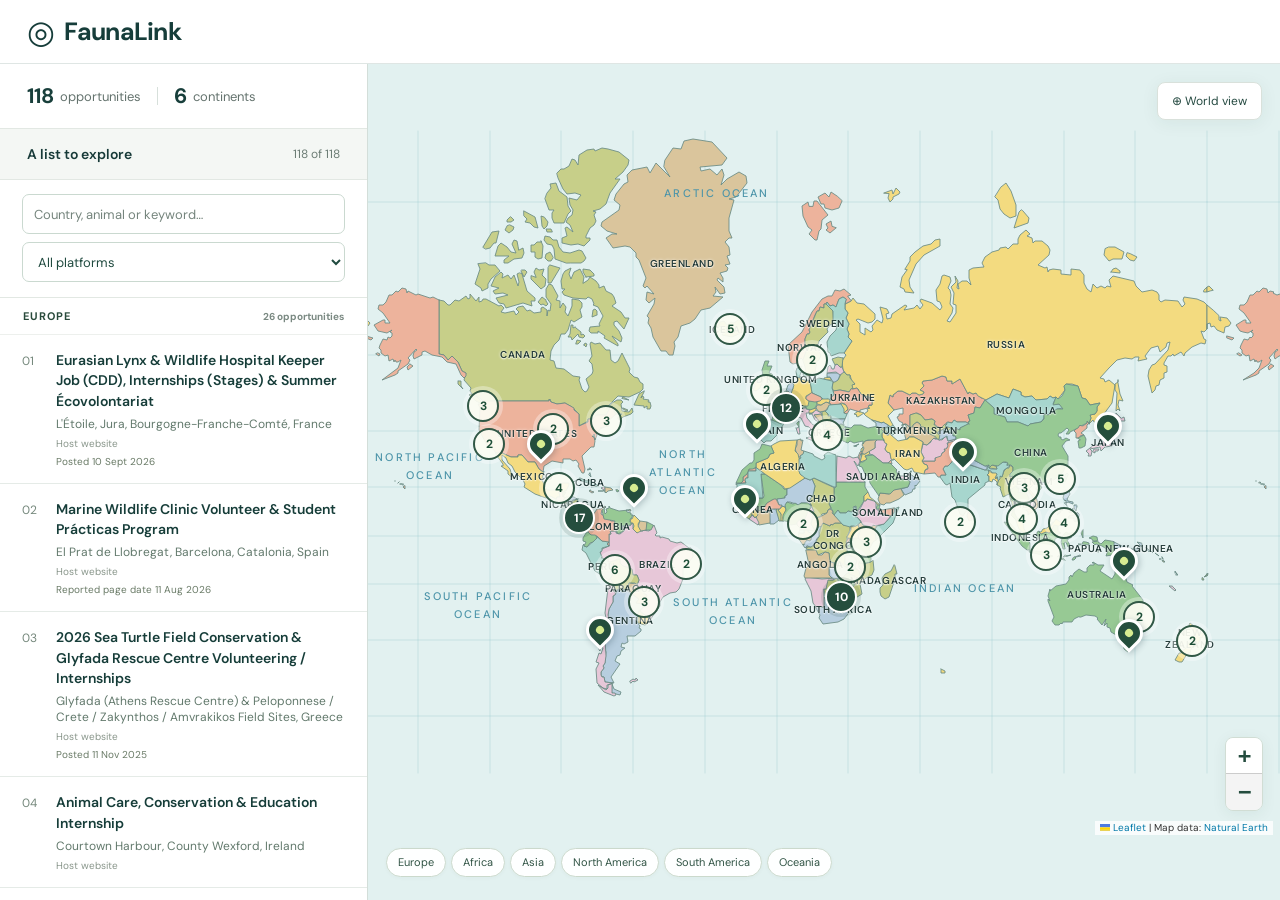
<file: index.html>
<!doctype html>
<html lang="en"><head><meta charset="utf-8"><meta name="viewport" content="width=device-width, initial-scale=1"><meta name="description" content="Explore wildlife rescue, rehabilitation, conservation, volunteer and internship opportunities around the world."><title>FaunaLink — Wildlife opportunities worldwide</title><link rel="icon" type="image/svg+xml" href="data:image/svg+xml,%3Csvg xmlns='http://www.w3.org/2000/svg' viewBox='0 0 32 32'%3E%3Crect width='32' height='32' rx='8' fill='%230f413e'/%3E%3Cpath d='M16 5a9 9 0 0 0-9 9c0 7 9 14 9 14s9-7 9-14a9 9 0 0 0-9-9' fill='%23d9f27b'/%3E%3Ccircle cx='16' cy='14' r='3' fill='%230f413e'/%3E%3C/svg%3E"><link rel="stylesheet" href="vendor/leaflet.css"><link rel="stylesheet" href="styles.css?v=20261014-compact1"></head>
<body><header><a class="brand" href="./" aria-label="FaunaLink home"><span class="brand-symbol" aria-hidden="true">◎</span> FaunaLink</a></header>
<main><aside aria-label="Wildlife opportunities"><div class="intro"><div class="stats"><strong id="total">118</strong><span>opportunities</span><span class="divider"></span><strong id="continent-count">6</strong><span>continents</span></div></div><div class="list-heading"><h2>A list to explore</h2><span id="list-count">118 listed</span></div><div class="list-filters"><label class="sr-only" for="keyword-search">Search opportunities</label><input id="keyword-search" type="search" placeholder="Country, animal or keyword…" autocomplete="off"><label class="sr-only" for="platform-filter">Filter by platform</label><select id="platform-filter"><option value="">All platforms</option></select><div class="filter-status"><span id="active-place" hidden></span><button id="clear-filters" type="button" hidden>Clear filters</button></div></div><div id="list" class="opportunity-list" aria-label="Opportunity results"></div></aside>
<section class="map-area" aria-label="Interactive world map"><div id="map" aria-label="World map with volunteer opportunity pins"></div><button id="reset" class="reset" type="button" aria-label="Reset map to world view">⊕ <span>World view</span></button><div id="map-error" class="map-error" hidden>The interactive map could not load. You can still select opportunities from the list.</div><nav class="continent-nav" aria-label="Search by continent"></nav><div id="detail" class="detail" role="region" aria-label="Selected opportunity" hidden></div></section></main><script src="data.js?v=20261014-watchlist1"></script><script src="world.js"></script><script src="vendor/leaflet.js"></script><script src="vendor/cluster.js"></script><script src="search-links.js"></script><script src="travel-rules-data.js?v=20261014-watchlist1"></script><script src="travel-rules.js?v=20261014-watchlist1"></script><script src="app.js?v=20261014-watchlist1"></script></body></html>
</file>
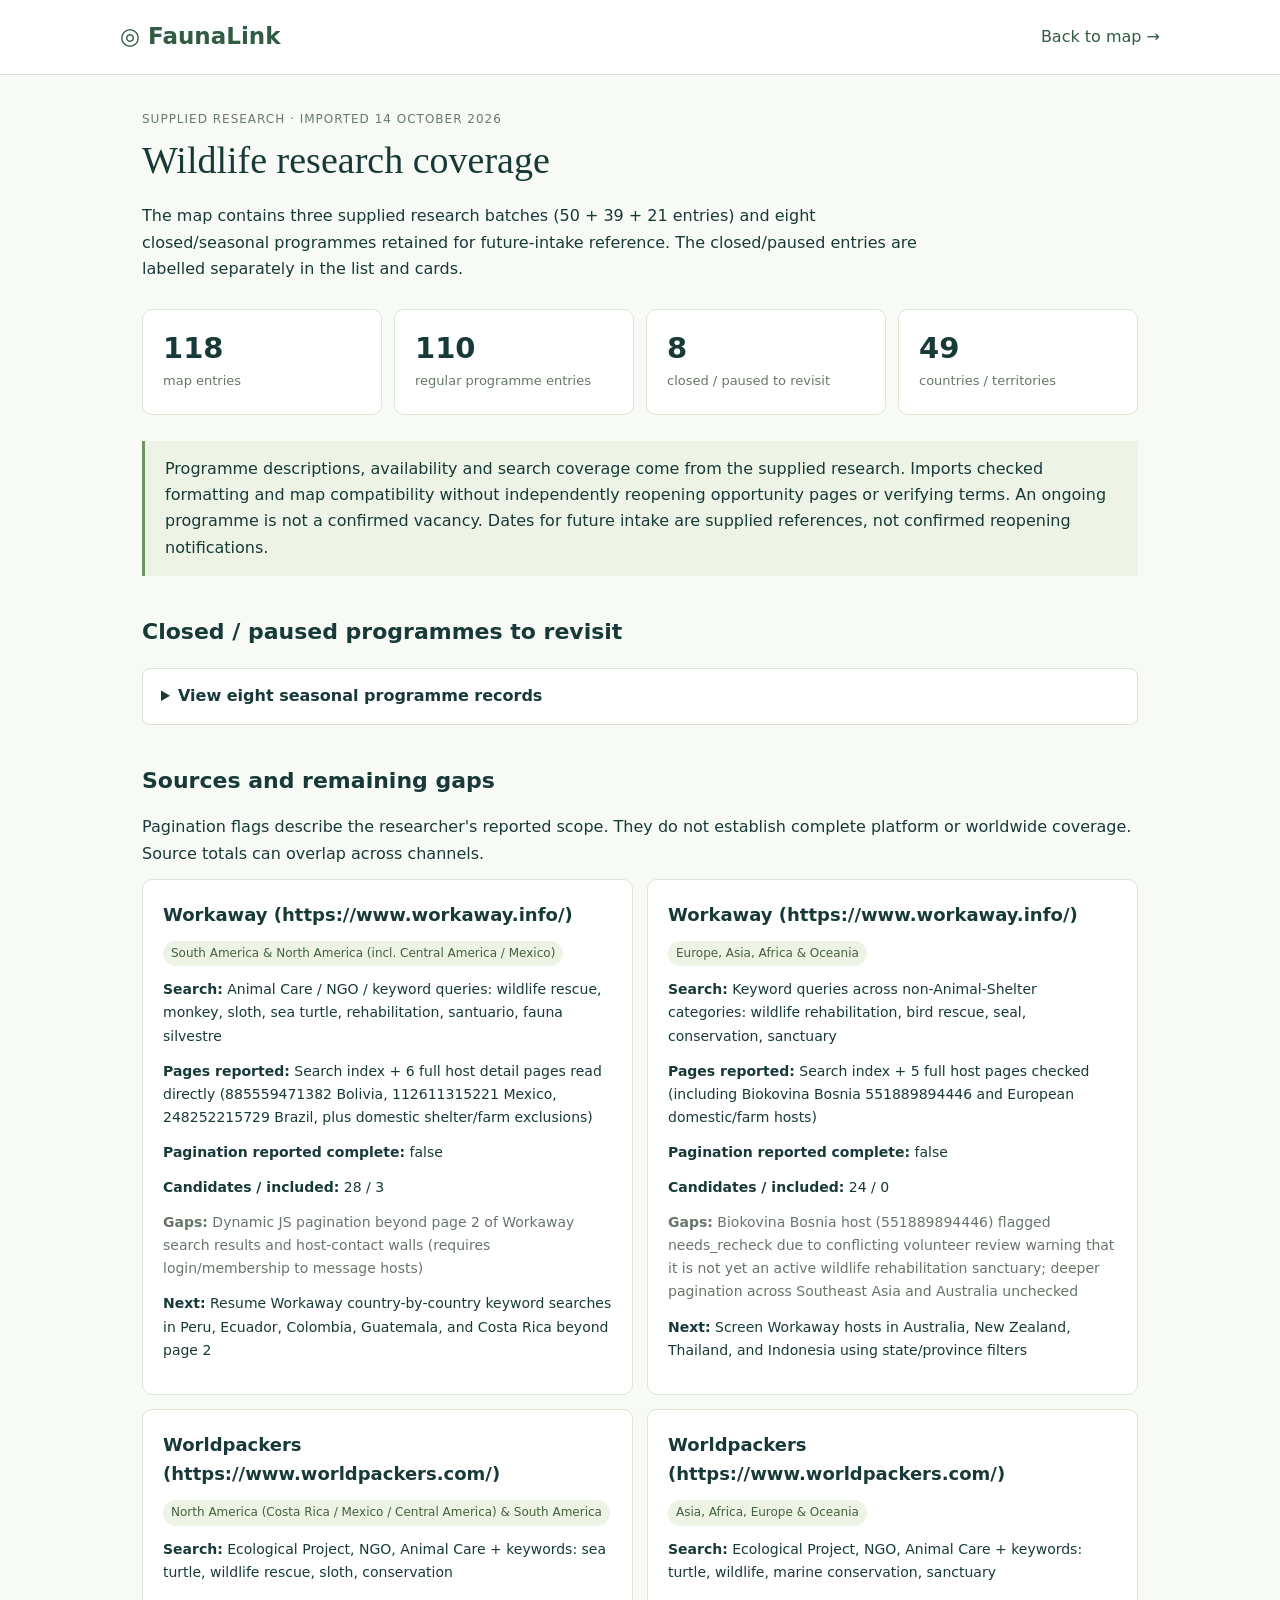
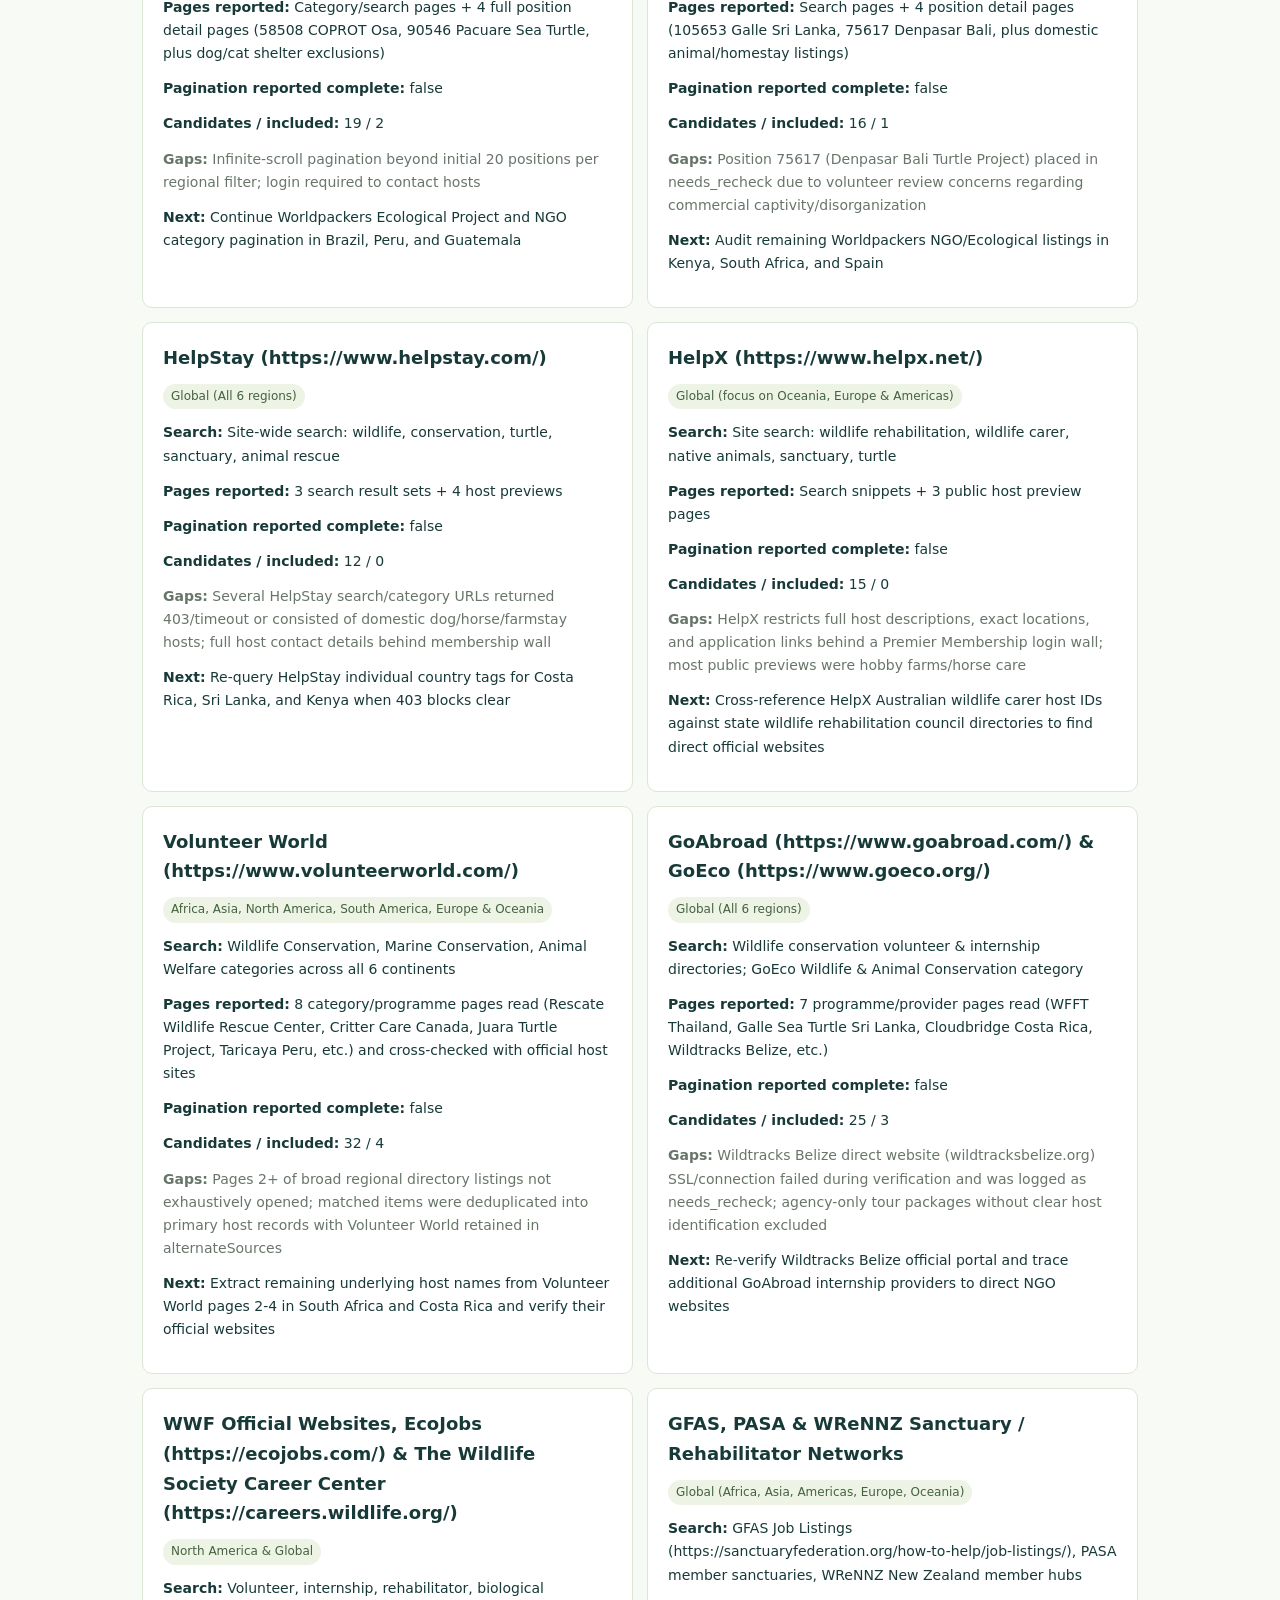
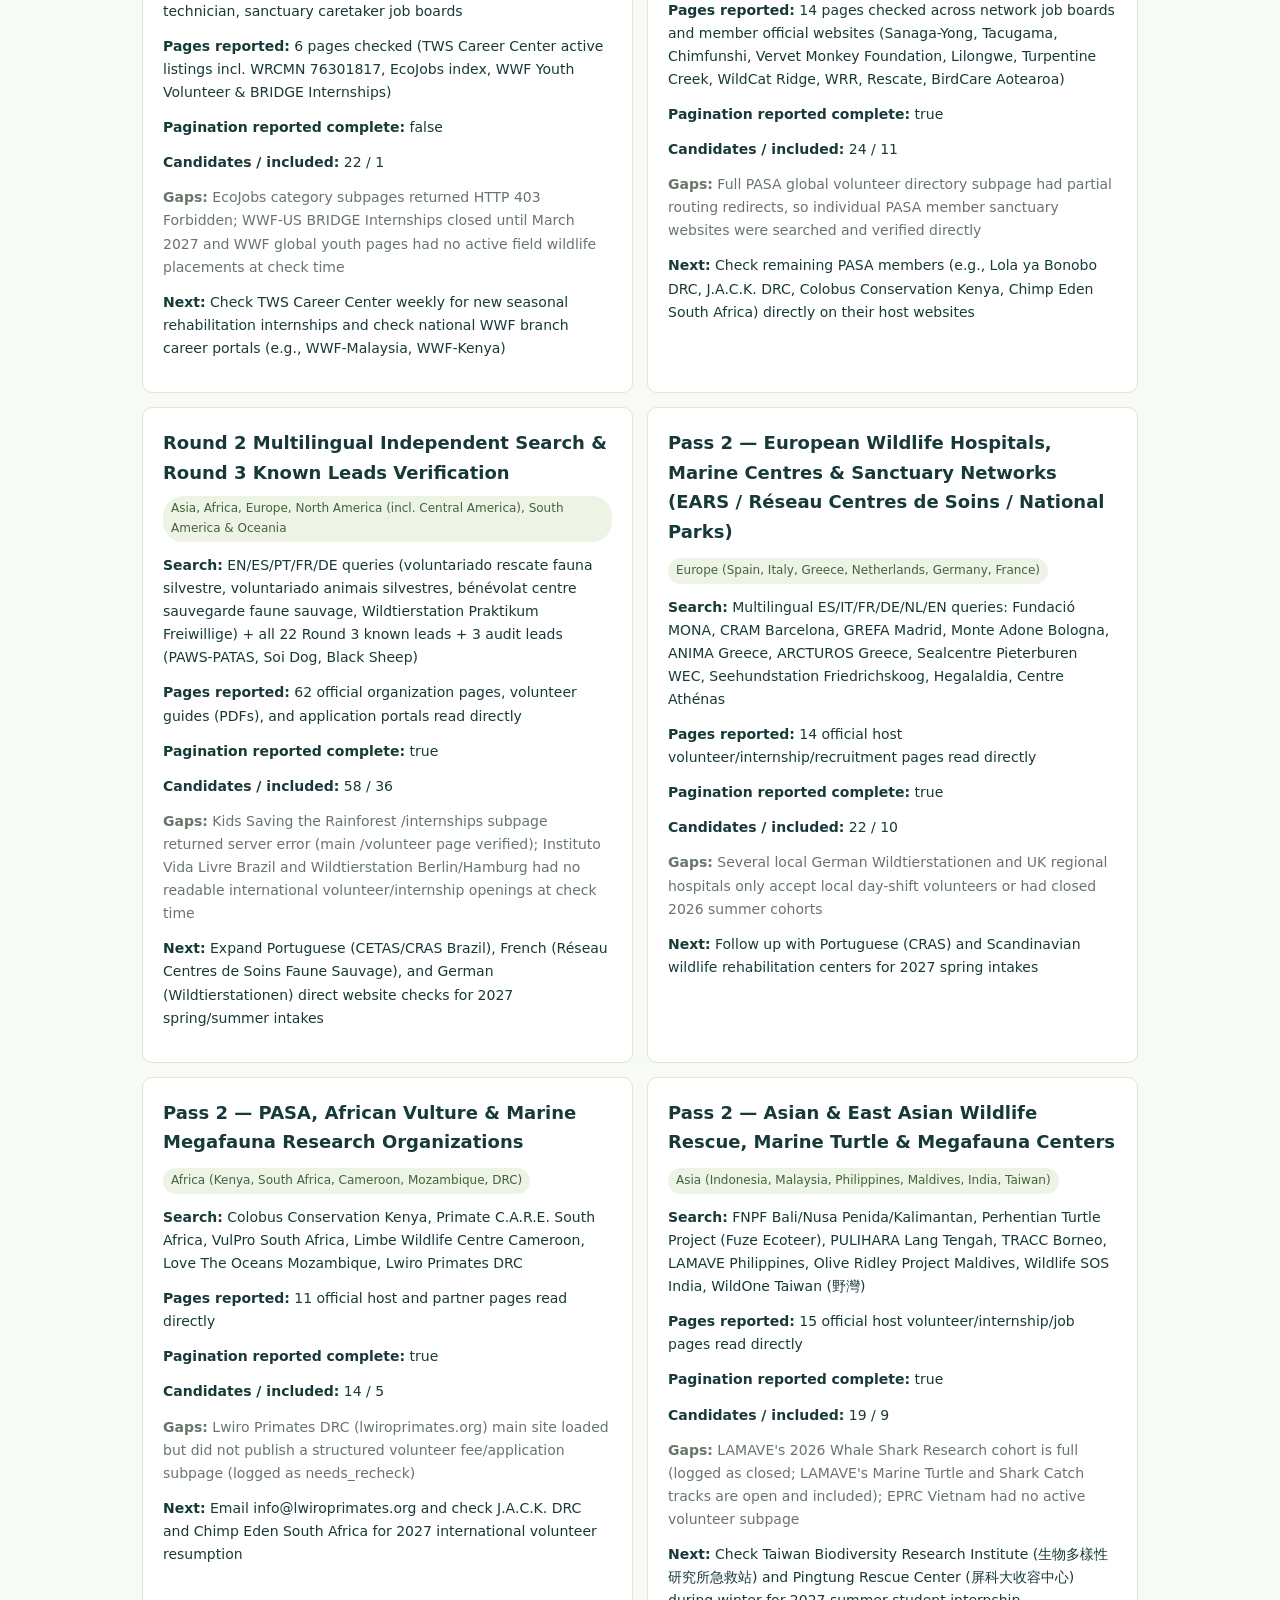
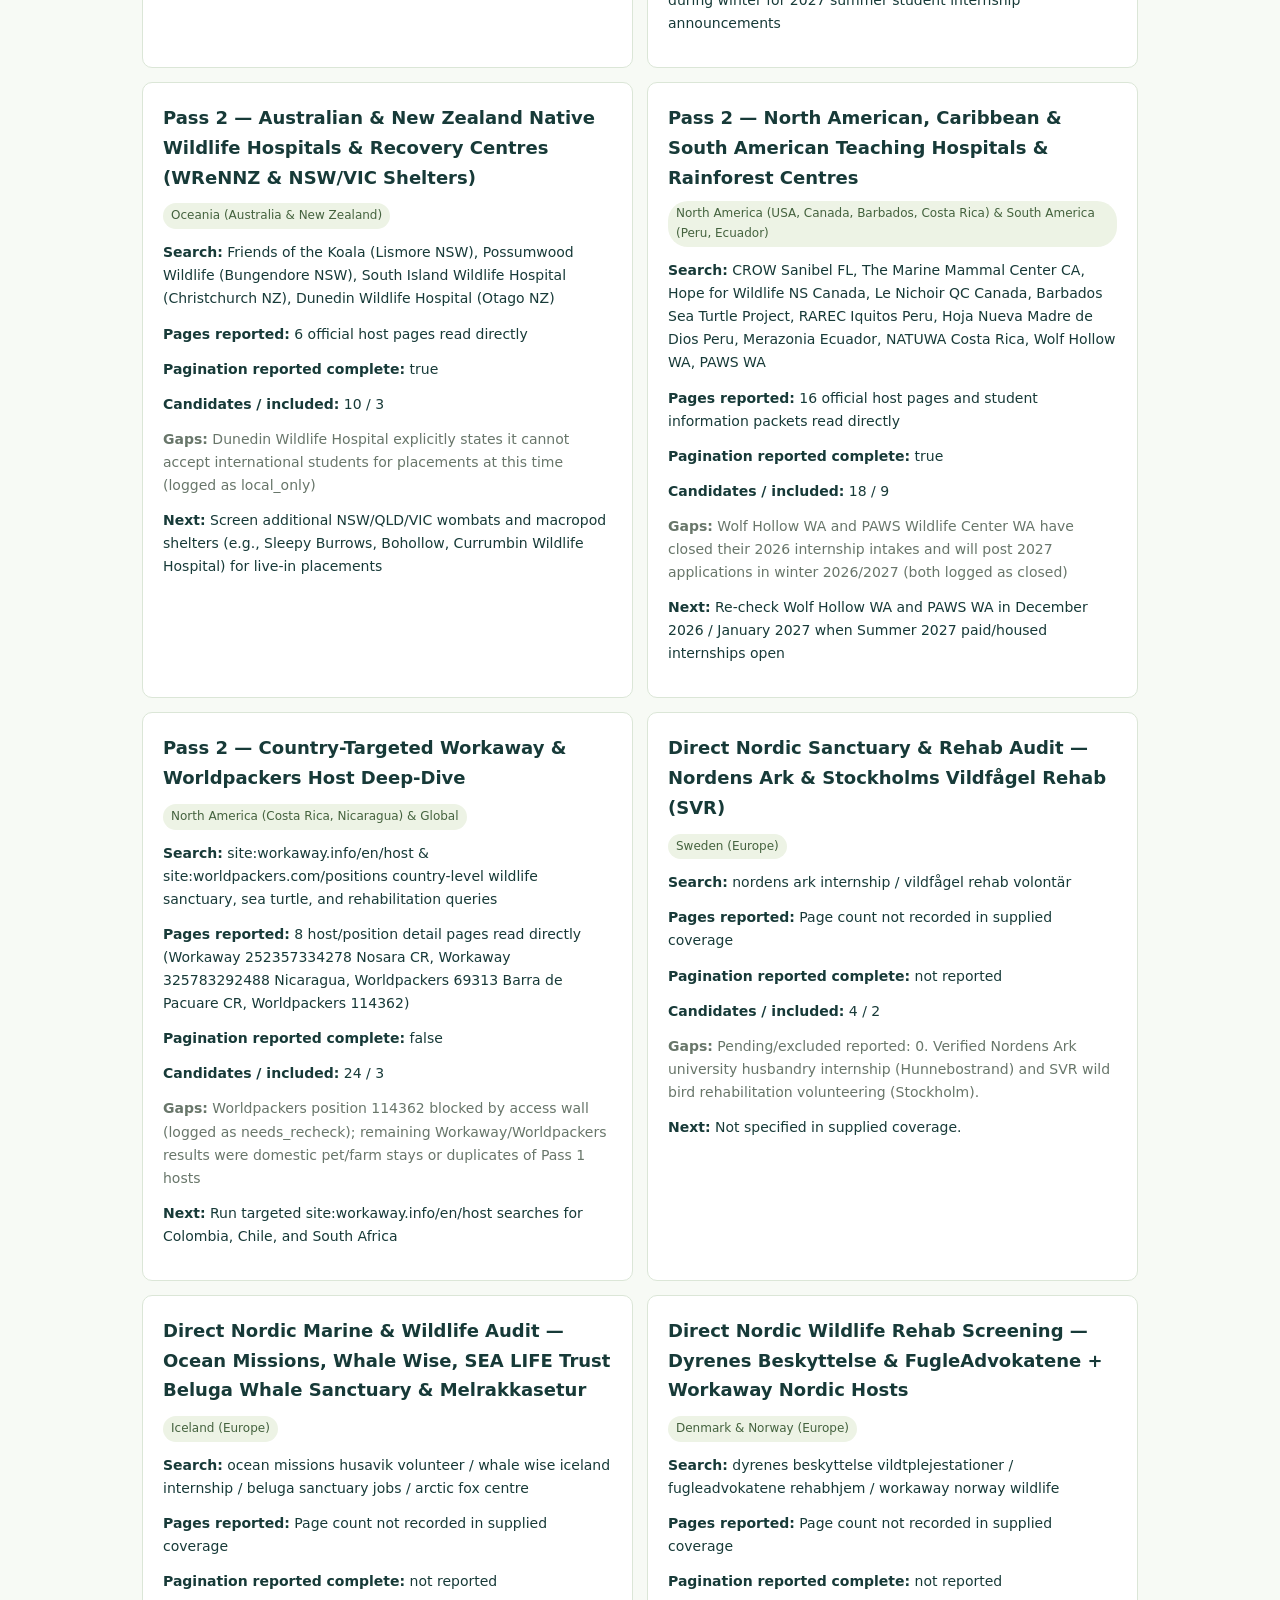
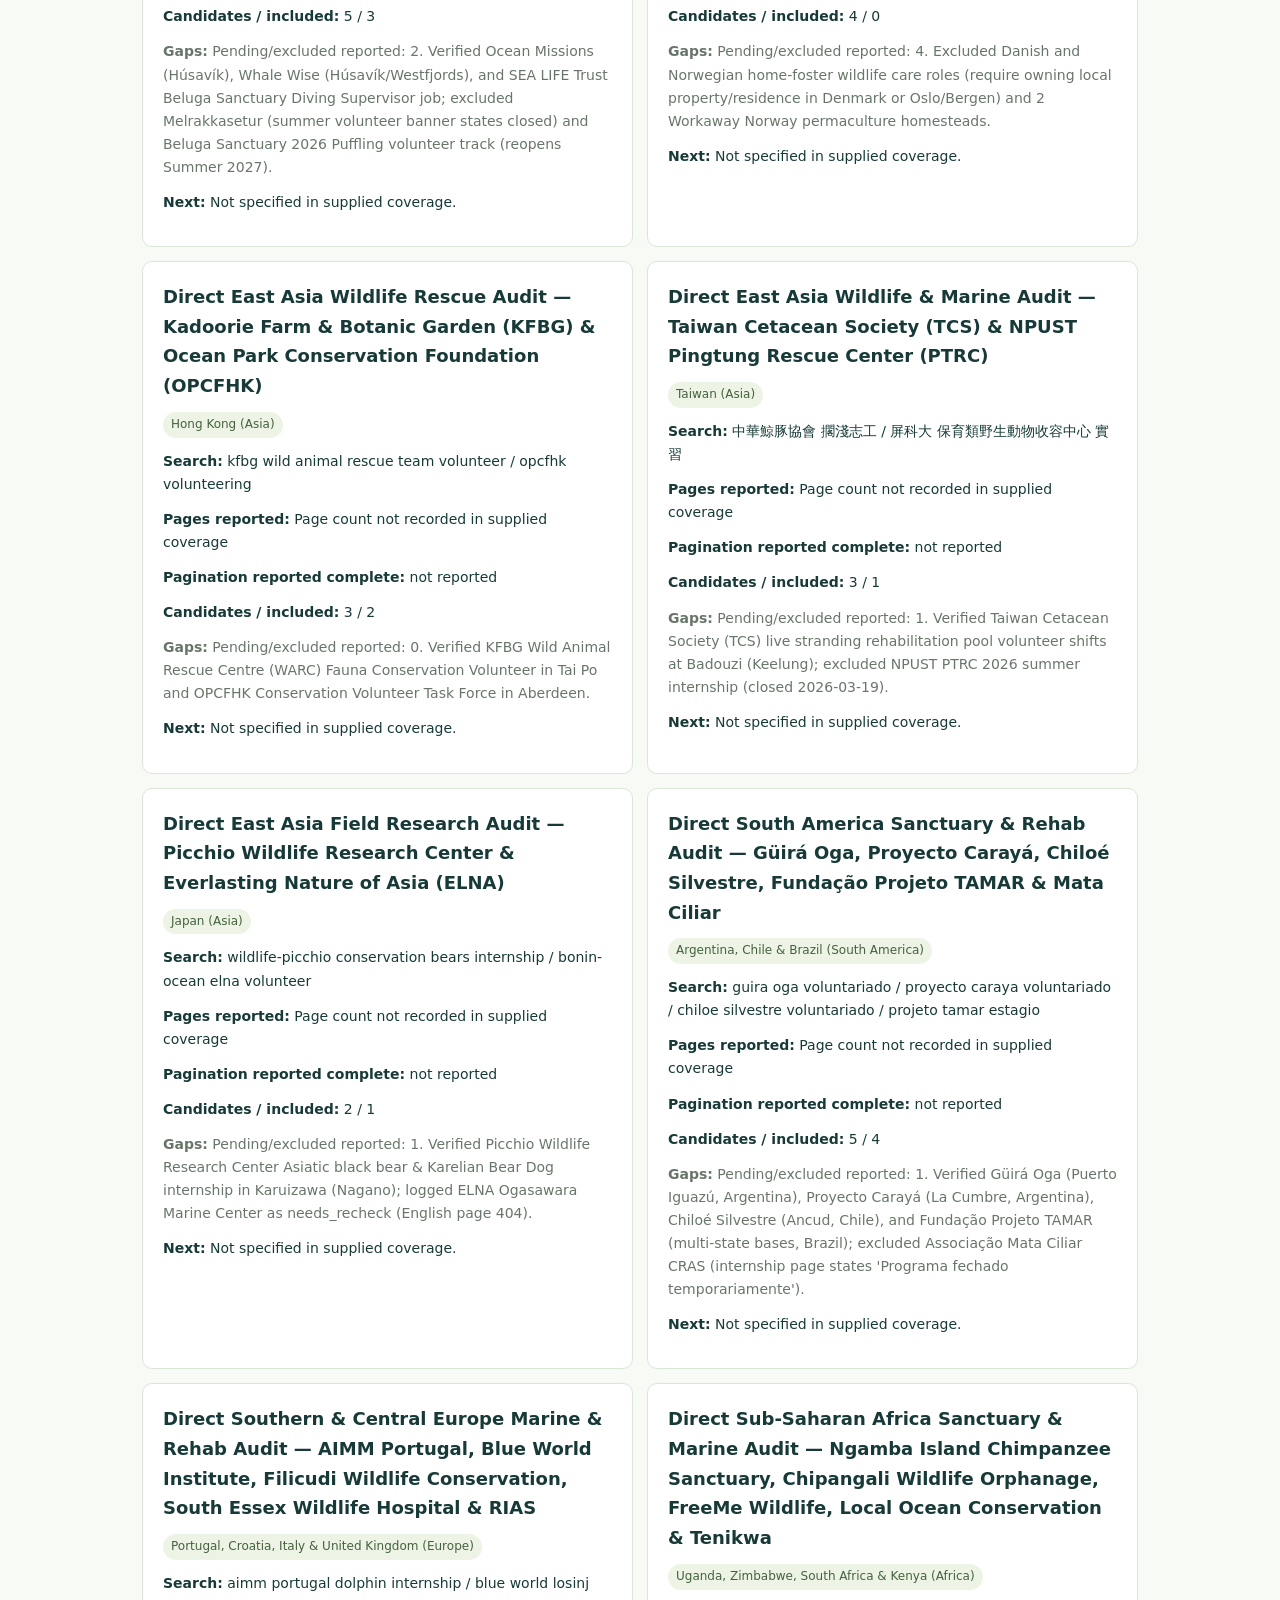
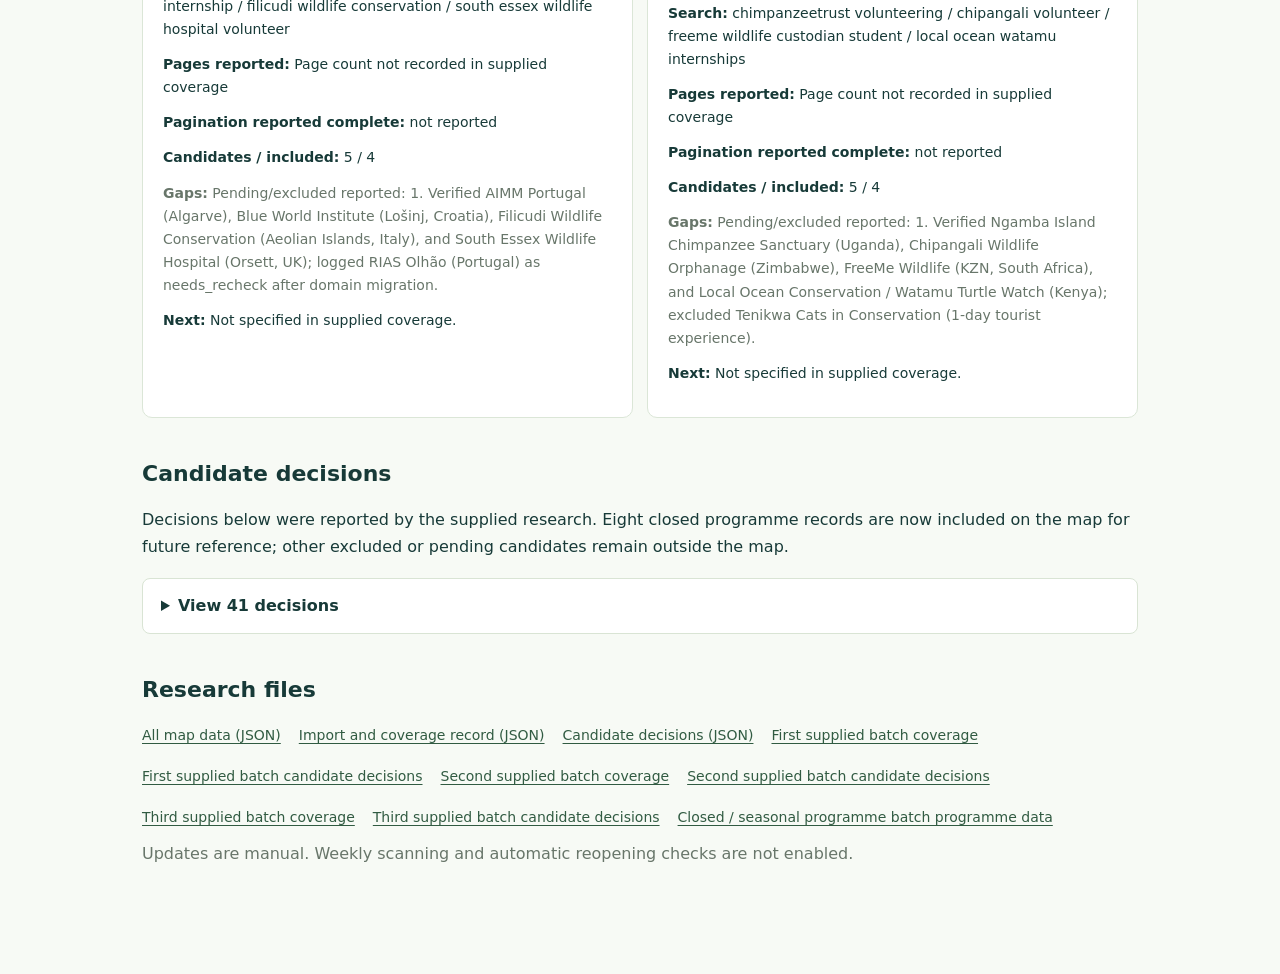
<file: research-coverage.html>
<!doctype html><html lang="en"><head><meta charset="utf-8"><meta name="viewport" content="width=device-width, initial-scale=1"><title>Search coverage — FaunaLink</title><meta name="description" content="Coverage and gaps reported in the supplied wildlife research."><style>
:root{font:16px/1.65 system-ui,sans-serif;color:#173a38;background:#f7faf5}*{box-sizing:border-box}body{margin:0}header{background:white;border-bottom:1px solid #d9e3d7;padding:18px max(20px,calc((100% - 1040px)/2));display:flex;justify-content:space-between;gap:18px;align-items:center}a{color:#315b42;text-underline-offset:3px}header a{text-decoration:none}.brand{font-weight:750;font-size:23px}main{max-width:1040px;margin:35px auto;padding:0 22px 60px}h1{font:500 38px/1.2 Georgia,serif;margin:8px 0 20px}h2{font-size:22px;margin:38px 0 15px}h3{margin:0 0 9px;font-size:18px}p{margin:12px 0}.date{font-size:12px;color:#677c6a;letter-spacing:1px;text-transform:uppercase}.lead{max-width:780px}.stats{display:grid;grid-template-columns:repeat(4,1fr);gap:12px;margin:26px 0}.stats div,article{background:white;border:1px solid #dbe6d7;border-radius:10px;padding:20px}.stats strong{display:block;font-size:29px;line-height:1.3}.stats span{font-size:13px;color:#637966}.grid{display:grid;grid-template-columns:1fr 1fr;gap:14px}.status{display:inline-block;font-size:12px;padding:3px 8px;border-radius:20px;background:#edf3e5;color:#44623e}.gap{color:#68766a}article p{font-size:14px}.note{background:#edf4e5;border-left:3px solid #739163;padding:15px 20px}.downloads{display:flex;gap:18px;flex-wrap:wrap;font-size:14px}details{margin:18px 0;border:1px solid #d9e4d4;border-radius:8px;background:white;padding:14px 18px}summary{cursor:pointer;font-weight:650}ul,ol{padding-left:23px}li{margin:12px 0;overflow-wrap:anywhere}li p,li span{font-size:14px;color:#68796c}a:focus-visible,summary:focus-visible{outline:3px solid #b8791d;outline-offset:3px}@media(max-width:700px){main{margin-top:24px}.grid{grid-template-columns:1fr}.stats{grid-template-columns:1fr 1fr}.stats div{padding:14px}h1{font-size:31px}header{font-size:13px}}
</style></head><body><header><a class="brand" href="./">◎ FaunaLink</a><a href="./">Back to map →</a></header><main><div class="date">Supplied research · Imported 14 October 2026</div><h1>Wildlife research coverage</h1><p class="lead">The map contains three supplied research batches (50 + 39 + 21 entries) and eight closed/seasonal programmes retained for future-intake reference. The closed/paused entries are labelled separately in the list and cards.</p><div class="stats"><div><strong>118</strong><span>map entries</span></div><div><strong>110</strong><span>regular programme entries</span></div><div><strong>8</strong><span>closed / paused to revisit</span></div><div><strong>49</strong><span>countries / territories</span></div></div><p class="note">Programme descriptions, availability and search coverage come from the supplied research. Imports checked formatting and map compatibility without independently reopening opportunity pages or verifying terms. An ongoing programme is not a confirmed vacancy. Dates for future intake are supplied references, not confirmed reopening notifications.</p><h2>Closed / paused programmes to revisit</h2><details><summary>View eight seasonal programme records</summary><ul><li><a href="https://wolfhollowwildlife.org/about-wolf-hollow/careers/about-our-program/" target="_blank" rel="noopener noreferrer">Wolf Hollow Wildlife Rehabilitation Center ↗</a><p>Summer Wildlife Rehabilitation Internship (Stipend + Free On-Site Housing) · Closed / paused</p></li><li><a href="https://www.sttiggywinkles.org.uk/work-experience/" target="_blank" rel="noopener noreferrer">Tiggywinkles, The Wildlife Hospital Trust ↗</a><p>Wildlife Hospital Seasonal Student Work Experience &amp; Placement · Closed / paused</p></li><li><a href="https://belugasanctuary.sealifetrust.org/en/about-us/job-opportunities/" target="_blank" rel="noopener noreferrer">SEA LIFE Trust Beluga Whale Sanctuary &amp; Puffin Rescue Centre ↗</a><p>Puffling Season Rescue &amp; Rehabilitation Volunteer Programme · Closed / paused</p></li><li><a href="https://www.melrakki.is/generated-homepage/home/about-us/" target="_blank" rel="noopener noreferrer">Melrakkasetur Íslands (The Arctic Fox Centre) ↗</a><p>Hornstrandir &amp; Súðavík Arctic Fox Research and Conservation Centre Volunteering · Closed / paused</p></li><li><a href="https://ptrc.npust.edu.tw/2026/01/%F0%9F%90%BE%E3%80%90%E5%B0%8B%E6%89%BE%E9%87%8E%E6%80%A7%E6%88%B0%E5%8F%8B%EF%BC%812026-%E5%B9%B4%E6%9A%91%E6%9C%9F%E5%AF%A6%E7%BF%92%E7%94%9F%E7%86%B1%E8%A1%80%E6%8B%9B%E5%8B%9F%E4%B8%AD%EF%BC%81/" target="_blank" rel="noopener noreferrer">Pingtung Rescue Center for Endangered Wild Animals (國立屏東科技大學保育類野生動物收容中心 PTRC) ↗</a><p>College Summer Wildlife Care, Veterinary Clinical &amp; Conservation Outreach Internship (暑期實習) · Closed / paused</p></li><li><a href="https://www.worldwildlife.org/about/careers" target="_blank" rel="noopener noreferrer">World Wildlife Fund (WWF-US) ↗</a><p>BRIDGE Paid Conservation Internships · Closed / paused</p></li><li><a href="https://mataciliar.org.br/site/programa-de-estagio/" target="_blank" rel="noopener noreferrer">Associação Mata Ciliar — Centro de Reabilitação de Animais Silvestres (CRAS) ↗</a><p>Wildlife Rehabilitation &amp; Neotropical Feline Conservation Internship (Programa de Estágio CRAS) · Closed / paused</p></li><li><a href="https://arcasguatemala.org/volunteering/volunteering-in-peten/internship/" target="_blank" rel="noopener noreferrer">ARCAS (Asociación de Rescate y Conservación de Vida Silvestre) ↗</a><p>6-Month Petén Wildlife Biology &amp; Release Monitoring Internship · Closed / paused</p></li></ul></details><h2>Sources and remaining gaps</h2><p>Pagination flags describe the researcher's reported scope. They do not establish complete platform or worldwide coverage. Source totals can overlap across channels.</p><div class="grid"><article><h3>Workaway (https://www.workaway.info/)</h3><span class="status">South America &amp; North America (incl. Central America / Mexico)</span><p><strong>Search:</strong> Animal Care / NGO / keyword queries: wildlife rescue, monkey, sloth, sea turtle, rehabilitation, santuario, fauna silvestre</p><p><strong>Pages reported:</strong> Search index + 6 full host detail pages read directly (885559471382 Bolivia, 112611315221 Mexico, 248252215729 Brazil, plus domestic shelter/farm exclusions)</p><p><strong>Pagination reported complete:</strong> false</p><p><strong>Candidates / included:</strong> 28 / 3</p><p class="gap"><strong>Gaps:</strong> Dynamic JS pagination beyond page 2 of Workaway search results and host-contact walls (requires login/membership to message hosts)</p><p><strong>Next:</strong> Resume Workaway country-by-country keyword searches in Peru, Ecuador, Colombia, Guatemala, and Costa Rica beyond page 2</p></article><article><h3>Workaway (https://www.workaway.info/)</h3><span class="status">Europe, Asia, Africa &amp; Oceania</span><p><strong>Search:</strong> Keyword queries across non-Animal-Shelter categories: wildlife rehabilitation, bird rescue, seal, conservation, sanctuary</p><p><strong>Pages reported:</strong> Search index + 5 full host pages checked (including Biokovina Bosnia 551889894446 and European domestic/farm hosts)</p><p><strong>Pagination reported complete:</strong> false</p><p><strong>Candidates / included:</strong> 24 / 0</p><p class="gap"><strong>Gaps:</strong> Biokovina Bosnia host (551889894446) flagged needs_recheck due to conflicting volunteer review warning that it is not yet an active wildlife rehabilitation sanctuary; deeper pagination across Southeast Asia and Australia unchecked</p><p><strong>Next:</strong> Screen Workaway hosts in Australia, New Zealand, Thailand, and Indonesia using state/province filters</p></article><article><h3>Worldpackers (https://www.worldpackers.com/)</h3><span class="status">North America (Costa Rica / Mexico / Central America) &amp; South America</span><p><strong>Search:</strong> Ecological Project, NGO, Animal Care + keywords: sea turtle, wildlife rescue, sloth, conservation</p><p><strong>Pages reported:</strong> Category/search pages + 4 full position detail pages (58508 COPROT Osa, 90546 Pacuare Sea Turtle, plus dog/cat shelter exclusions)</p><p><strong>Pagination reported complete:</strong> false</p><p><strong>Candidates / included:</strong> 19 / 2</p><p class="gap"><strong>Gaps:</strong> Infinite-scroll pagination beyond initial 20 positions per regional filter; login required to contact hosts</p><p><strong>Next:</strong> Continue Worldpackers Ecological Project and NGO category pagination in Brazil, Peru, and Guatemala</p></article><article><h3>Worldpackers (https://www.worldpackers.com/)</h3><span class="status">Asia, Africa, Europe &amp; Oceania</span><p><strong>Search:</strong> Ecological Project, NGO, Animal Care + keywords: turtle, wildlife, marine conservation, sanctuary</p><p><strong>Pages reported:</strong> Search pages + 4 position detail pages (105653 Galle Sri Lanka, 75617 Denpasar Bali, plus domestic animal/homestay listings)</p><p><strong>Pagination reported complete:</strong> false</p><p><strong>Candidates / included:</strong> 16 / 1</p><p class="gap"><strong>Gaps:</strong> Position 75617 (Denpasar Bali Turtle Project) placed in needs_recheck due to volunteer review concerns regarding commercial captivity/disorganization</p><p><strong>Next:</strong> Audit remaining Worldpackers NGO/Ecological listings in Kenya, South Africa, and Spain</p></article><article><h3>HelpStay (https://www.helpstay.com/)</h3><span class="status">Global (All 6 regions)</span><p><strong>Search:</strong> Site-wide search: wildlife, conservation, turtle, sanctuary, animal rescue</p><p><strong>Pages reported:</strong> 3 search result sets + 4 host previews</p><p><strong>Pagination reported complete:</strong> false</p><p><strong>Candidates / included:</strong> 12 / 0</p><p class="gap"><strong>Gaps:</strong> Several HelpStay search/category URLs returned 403/timeout or consisted of domestic dog/horse/farmstay hosts; full host contact details behind membership wall</p><p><strong>Next:</strong> Re-query HelpStay individual country tags for Costa Rica, Sri Lanka, and Kenya when 403 blocks clear</p></article><article><h3>HelpX (https://www.helpx.net/)</h3><span class="status">Global (focus on Oceania, Europe &amp; Americas)</span><p><strong>Search:</strong> Site search: wildlife rehabilitation, wildlife carer, native animals, sanctuary, turtle</p><p><strong>Pages reported:</strong> Search snippets + 3 public host preview pages</p><p><strong>Pagination reported complete:</strong> false</p><p><strong>Candidates / included:</strong> 15 / 0</p><p class="gap"><strong>Gaps:</strong> HelpX restricts full host descriptions, exact locations, and application links behind a Premier Membership login wall; most public previews were hobby farms/horse care</p><p><strong>Next:</strong> Cross-reference HelpX Australian wildlife carer host IDs against state wildlife rehabilitation council directories to find direct official websites</p></article><article><h3>Volunteer World (https://www.volunteerworld.com/)</h3><span class="status">Africa, Asia, North America, South America, Europe &amp; Oceania</span><p><strong>Search:</strong> Wildlife Conservation, Marine Conservation, Animal Welfare categories across all 6 continents</p><p><strong>Pages reported:</strong> 8 category/programme pages read (Rescate Wildlife Rescue Center, Critter Care Canada, Juara Turtle Project, Taricaya Peru, etc.) and cross-checked with official host sites</p><p><strong>Pagination reported complete:</strong> false</p><p><strong>Candidates / included:</strong> 32 / 4</p><p class="gap"><strong>Gaps:</strong> Pages 2+ of broad regional directory listings not exhaustively opened; matched items were deduplicated into primary host records with Volunteer World retained in alternateSources</p><p><strong>Next:</strong> Extract remaining underlying host names from Volunteer World pages 2-4 in South Africa and Costa Rica and verify their official websites</p></article><article><h3>GoAbroad (https://www.goabroad.com/) &amp; GoEco (https://www.goeco.org/)</h3><span class="status">Global (All 6 regions)</span><p><strong>Search:</strong> Wildlife conservation volunteer &amp; internship directories; GoEco Wildlife &amp; Animal Conservation category</p><p><strong>Pages reported:</strong> 7 programme/provider pages read (WFFT Thailand, Galle Sea Turtle Sri Lanka, Cloudbridge Costa Rica, Wildtracks Belize, etc.)</p><p><strong>Pagination reported complete:</strong> false</p><p><strong>Candidates / included:</strong> 25 / 3</p><p class="gap"><strong>Gaps:</strong> Wildtracks Belize direct website (wildtracksbelize.org) SSL/connection failed during verification and was logged as needs_recheck; agency-only tour packages without clear host identification excluded</p><p><strong>Next:</strong> Re-verify Wildtracks Belize official portal and trace additional GoAbroad internship providers to direct NGO websites</p></article><article><h3>WWF Official Websites, EcoJobs (https://ecojobs.com/) &amp; The Wildlife Society Career Center (https://careers.wildlife.org/)</h3><span class="status">North America &amp; Global</span><p><strong>Search:</strong> Volunteer, internship, rehabilitator, biological technician, sanctuary caretaker job boards</p><p><strong>Pages reported:</strong> 6 pages checked (TWS Career Center active listings incl. WRCMN 76301817, EcoJobs index, WWF Youth Volunteer &amp; BRIDGE Internships)</p><p><strong>Pagination reported complete:</strong> false</p><p><strong>Candidates / included:</strong> 22 / 1</p><p class="gap"><strong>Gaps:</strong> EcoJobs category subpages returned HTTP 403 Forbidden; WWF-US BRIDGE Internships closed until March 2027 and WWF global youth pages had no active field wildlife placements at check time</p><p><strong>Next:</strong> Check TWS Career Center weekly for new seasonal rehabilitation internships and check national WWF branch career portals (e.g., WWF-Malaysia, WWF-Kenya)</p></article><article><h3>GFAS, PASA &amp; WReNNZ Sanctuary / Rehabilitator Networks</h3><span class="status">Global (Africa, Asia, Americas, Europe, Oceania)</span><p><strong>Search:</strong> GFAS Job Listings (https://sanctuaryfederation.org/how-to-help/job-listings/), PASA member sanctuaries, WReNNZ New Zealand member hubs</p><p><strong>Pages reported:</strong> 14 pages checked across network job boards and member official websites (Sanaga-Yong, Tacugama, Chimfunshi, Vervet Monkey Foundation, Lilongwe, Turpentine Creek, WildCat Ridge, WRR, Rescate, BirdCare Aotearoa)</p><p><strong>Pagination reported complete:</strong> true</p><p><strong>Candidates / included:</strong> 24 / 11</p><p class="gap"><strong>Gaps:</strong> Full PASA global volunteer directory subpage had partial routing redirects, so individual PASA member sanctuary websites were searched and verified directly</p><p><strong>Next:</strong> Check remaining PASA members (e.g., Lola ya Bonobo DRC, J.A.C.K. DRC, Colobus Conservation Kenya, Chimp Eden South Africa) directly on their host websites</p></article><article><h3>Round 2 Multilingual Independent Search &amp; Round 3 Known Leads Verification</h3><span class="status">Asia, Africa, Europe, North America (incl. Central America), South America &amp; Oceania</span><p><strong>Search:</strong> EN/ES/PT/FR/DE queries (voluntariado rescate fauna silvestre, voluntariado animais silvestres, bénévolat centre sauvegarde faune sauvage, Wildtierstation Praktikum Freiwillige) + all 22 Round 3 known leads + 3 audit leads (PAWS-PATAS, Soi Dog, Black Sheep)</p><p><strong>Pages reported:</strong> 62 official organization pages, volunteer guides (PDFs), and application portals read directly</p><p><strong>Pagination reported complete:</strong> true</p><p><strong>Candidates / included:</strong> 58 / 36</p><p class="gap"><strong>Gaps:</strong> Kids Saving the Rainforest /internships subpage returned server error (main /volunteer page verified); Instituto Vida Livre Brazil and Wildtierstation Berlin/Hamburg had no readable international volunteer/internship openings at check time</p><p><strong>Next:</strong> Expand Portuguese (CETAS/CRAS Brazil), French (Réseau Centres de Soins Faune Sauvage), and German (Wildtierstationen) direct website checks for 2027 spring/summer intakes</p></article><article><h3>Pass 2 — European Wildlife Hospitals, Marine Centres &amp; Sanctuary Networks (EARS / Réseau Centres de Soins / National Parks)</h3><span class="status">Europe (Spain, Italy, Greece, Netherlands, Germany, France)</span><p><strong>Search:</strong> Multilingual ES/IT/FR/DE/NL/EN queries: Fundació MONA, CRAM Barcelona, GREFA Madrid, Monte Adone Bologna, ANIMA Greece, ARCTUROS Greece, Sealcentre Pieterburen WEC, Seehundstation Friedrichskoog, Hegalaldia, Centre Athénas</p><p><strong>Pages reported:</strong> 14 official host volunteer/internship/recruitment pages read directly</p><p><strong>Pagination reported complete:</strong> true</p><p><strong>Candidates / included:</strong> 22 / 10</p><p class="gap"><strong>Gaps:</strong> Several local German Wildtierstationen and UK regional hospitals only accept local day-shift volunteers or had closed 2026 summer cohorts</p><p><strong>Next:</strong> Follow up with Portuguese (CRAS) and Scandinavian wildlife rehabilitation centers for 2027 spring intakes</p></article><article><h3>Pass 2 — PASA, African Vulture &amp; Marine Megafauna Research Organizations</h3><span class="status">Africa (Kenya, South Africa, Cameroon, Mozambique, DRC)</span><p><strong>Search:</strong> Colobus Conservation Kenya, Primate C.A.R.E. South Africa, VulPro South Africa, Limbe Wildlife Centre Cameroon, Love The Oceans Mozambique, Lwiro Primates DRC</p><p><strong>Pages reported:</strong> 11 official host and partner pages read directly</p><p><strong>Pagination reported complete:</strong> true</p><p><strong>Candidates / included:</strong> 14 / 5</p><p class="gap"><strong>Gaps:</strong> Lwiro Primates DRC (lwiroprimates.org) main site loaded but did not publish a structured volunteer fee/application subpage (logged as needs_recheck)</p><p><strong>Next:</strong> Email info@lwiroprimates.org and check J.A.C.K. DRC and Chimp Eden South Africa for 2027 international volunteer resumption</p></article><article><h3>Pass 2 — Asian &amp; East Asian Wildlife Rescue, Marine Turtle &amp; Megafauna Centers</h3><span class="status">Asia (Indonesia, Malaysia, Philippines, Maldives, India, Taiwan)</span><p><strong>Search:</strong> FNPF Bali/Nusa Penida/Kalimantan, Perhentian Turtle Project (Fuze Ecoteer), PULIHARA Lang Tengah, TRACC Borneo, LAMAVE Philippines, Olive Ridley Project Maldives, Wildlife SOS India, WildOne Taiwan (野灣)</p><p><strong>Pages reported:</strong> 15 official host volunteer/internship/job pages read directly</p><p><strong>Pagination reported complete:</strong> true</p><p><strong>Candidates / included:</strong> 19 / 9</p><p class="gap"><strong>Gaps:</strong> LAMAVE&#x27;s 2026 Whale Shark Research cohort is full (logged as closed; LAMAVE&#x27;s Marine Turtle and Shark Catch tracks are open and included); EPRC Vietnam had no active volunteer subpage</p><p><strong>Next:</strong> Check Taiwan Biodiversity Research Institute (生物多樣性研究所急救站) and Pingtung Rescue Center (屏科大收容中心) during winter for 2027 summer student internship announcements</p></article><article><h3>Pass 2 — Australian &amp; New Zealand Native Wildlife Hospitals &amp; Recovery Centres (WReNNZ &amp; NSW/VIC Shelters)</h3><span class="status">Oceania (Australia &amp; New Zealand)</span><p><strong>Search:</strong> Friends of the Koala (Lismore NSW), Possumwood Wildlife (Bungendore NSW), South Island Wildlife Hospital (Christchurch NZ), Dunedin Wildlife Hospital (Otago NZ)</p><p><strong>Pages reported:</strong> 6 official host pages read directly</p><p><strong>Pagination reported complete:</strong> true</p><p><strong>Candidates / included:</strong> 10 / 3</p><p class="gap"><strong>Gaps:</strong> Dunedin Wildlife Hospital explicitly states it cannot accept international students for placements at this time (logged as local_only)</p><p><strong>Next:</strong> Screen additional NSW/QLD/VIC wombats and macropod shelters (e.g., Sleepy Burrows, Bohollow, Currumbin Wildlife Hospital) for live-in placements</p></article><article><h3>Pass 2 — North American, Caribbean &amp; South American Teaching Hospitals &amp; Rainforest Centres</h3><span class="status">North America (USA, Canada, Barbados, Costa Rica) &amp; South America (Peru, Ecuador)</span><p><strong>Search:</strong> CROW Sanibel FL, The Marine Mammal Center CA, Hope for Wildlife NS Canada, Le Nichoir QC Canada, Barbados Sea Turtle Project, RAREC Iquitos Peru, Hoja Nueva Madre de Dios Peru, Merazonia Ecuador, NATUWA Costa Rica, Wolf Hollow WA, PAWS WA</p><p><strong>Pages reported:</strong> 16 official host pages and student information packets read directly</p><p><strong>Pagination reported complete:</strong> true</p><p><strong>Candidates / included:</strong> 18 / 9</p><p class="gap"><strong>Gaps:</strong> Wolf Hollow WA and PAWS Wildlife Center WA have closed their 2026 internship intakes and will post 2027 applications in winter 2026/2027 (both logged as closed)</p><p><strong>Next:</strong> Re-check Wolf Hollow WA and PAWS WA in December 2026 / January 2027 when Summer 2027 paid/housed internships open</p></article><article><h3>Pass 2 — Country-Targeted Workaway &amp; Worldpackers Host Deep-Dive</h3><span class="status">North America (Costa Rica, Nicaragua) &amp; Global</span><p><strong>Search:</strong> site:workaway.info/en/host &amp; site:worldpackers.com/positions country-level wildlife sanctuary, sea turtle, and rehabilitation queries</p><p><strong>Pages reported:</strong> 8 host/position detail pages read directly (Workaway 252357334278 Nosara CR, Workaway 325783292488 Nicaragua, Worldpackers 69313 Barra de Pacuare CR, Worldpackers 114362)</p><p><strong>Pagination reported complete:</strong> false</p><p><strong>Candidates / included:</strong> 24 / 3</p><p class="gap"><strong>Gaps:</strong> Worldpackers position 114362 blocked by access wall (logged as needs_recheck); remaining Workaway/Worldpackers results were domestic pet/farm stays or duplicates of Pass 1 hosts</p><p><strong>Next:</strong> Run targeted site:workaway.info/en/host searches for Colombia, Chile, and South Africa</p></article><article><h3>Direct Nordic Sanctuary &amp; Rehab Audit — Nordens Ark &amp; Stockholms Vildfågel Rehab (SVR)</h3><span class="status">Sweden (Europe)</span><p><strong>Search:</strong> nordens ark internship / vildfågel rehab volontär</p><p><strong>Pages reported:</strong> Page count not recorded in supplied coverage</p><p><strong>Pagination reported complete:</strong> not reported</p><p><strong>Candidates / included:</strong> 4 / 2</p><p class="gap"><strong>Gaps:</strong> Pending/excluded reported: 0. Verified Nordens Ark university husbandry internship (Hunnebostrand) and SVR wild bird rehabilitation volunteering (Stockholm).</p><p><strong>Next:</strong> Not specified in supplied coverage.</p></article><article><h3>Direct Nordic Marine &amp; Wildlife Audit — Ocean Missions, Whale Wise, SEA LIFE Trust Beluga Whale Sanctuary &amp; Melrakkasetur</h3><span class="status">Iceland (Europe)</span><p><strong>Search:</strong> ocean missions husavik volunteer / whale wise iceland internship / beluga sanctuary jobs / arctic fox centre</p><p><strong>Pages reported:</strong> Page count not recorded in supplied coverage</p><p><strong>Pagination reported complete:</strong> not reported</p><p><strong>Candidates / included:</strong> 5 / 3</p><p class="gap"><strong>Gaps:</strong> Pending/excluded reported: 2. Verified Ocean Missions (Húsavík), Whale Wise (Húsavík/Westfjords), and SEA LIFE Trust Beluga Sanctuary Diving Supervisor job; excluded Melrakkasetur (summer volunteer banner states closed) and Beluga Sanctuary 2026 Puffling volunteer track (reopens Summer 2027).</p><p><strong>Next:</strong> Not specified in supplied coverage.</p></article><article><h3>Direct Nordic Wildlife Rehab Screening — Dyrenes Beskyttelse &amp; FugleAdvokatene + Workaway Nordic Hosts</h3><span class="status">Denmark &amp; Norway (Europe)</span><p><strong>Search:</strong> dyrenes beskyttelse vildtplejestationer / fugleadvokatene rehabhjem / workaway norway wildlife</p><p><strong>Pages reported:</strong> Page count not recorded in supplied coverage</p><p><strong>Pagination reported complete:</strong> not reported</p><p><strong>Candidates / included:</strong> 4 / 0</p><p class="gap"><strong>Gaps:</strong> Pending/excluded reported: 4. Excluded Danish and Norwegian home-foster wildlife care roles (require owning local property/residence in Denmark or Oslo/Bergen) and 2 Workaway Norway permaculture homesteads.</p><p><strong>Next:</strong> Not specified in supplied coverage.</p></article><article><h3>Direct East Asia Wildlife Rescue Audit — Kadoorie Farm &amp; Botanic Garden (KFBG) &amp; Ocean Park Conservation Foundation (OPCFHK)</h3><span class="status">Hong Kong (Asia)</span><p><strong>Search:</strong> kfbg wild animal rescue team volunteer / opcfhk volunteering</p><p><strong>Pages reported:</strong> Page count not recorded in supplied coverage</p><p><strong>Pagination reported complete:</strong> not reported</p><p><strong>Candidates / included:</strong> 3 / 2</p><p class="gap"><strong>Gaps:</strong> Pending/excluded reported: 0. Verified KFBG Wild Animal Rescue Centre (WARC) Fauna Conservation Volunteer in Tai Po and OPCFHK Conservation Volunteer Task Force in Aberdeen.</p><p><strong>Next:</strong> Not specified in supplied coverage.</p></article><article><h3>Direct East Asia Wildlife &amp; Marine Audit — Taiwan Cetacean Society (TCS) &amp; NPUST Pingtung Rescue Center (PTRC)</h3><span class="status">Taiwan (Asia)</span><p><strong>Search:</strong> 中華鯨豚協會 擱淺志工 / 屏科大 保育類野生動物收容中心 實習</p><p><strong>Pages reported:</strong> Page count not recorded in supplied coverage</p><p><strong>Pagination reported complete:</strong> not reported</p><p><strong>Candidates / included:</strong> 3 / 1</p><p class="gap"><strong>Gaps:</strong> Pending/excluded reported: 1. Verified Taiwan Cetacean Society (TCS) live stranding rehabilitation pool volunteer shifts at Badouzi (Keelung); excluded NPUST PTRC 2026 summer internship (closed 2026-03-19).</p><p><strong>Next:</strong> Not specified in supplied coverage.</p></article><article><h3>Direct East Asia Field Research Audit — Picchio Wildlife Research Center &amp; Everlasting Nature of Asia (ELNA)</h3><span class="status">Japan (Asia)</span><p><strong>Search:</strong> wildlife-picchio conservation bears internship / bonin-ocean elna volunteer</p><p><strong>Pages reported:</strong> Page count not recorded in supplied coverage</p><p><strong>Pagination reported complete:</strong> not reported</p><p><strong>Candidates / included:</strong> 2 / 1</p><p class="gap"><strong>Gaps:</strong> Pending/excluded reported: 1. Verified Picchio Wildlife Research Center Asiatic black bear &amp; Karelian Bear Dog internship in Karuizawa (Nagano); logged ELNA Ogasawara Marine Center as needs_recheck (English page 404).</p><p><strong>Next:</strong> Not specified in supplied coverage.</p></article><article><h3>Direct South America Sanctuary &amp; Rehab Audit — Güirá Oga, Proyecto Carayá, Chiloé Silvestre, Fundação Projeto TAMAR &amp; Mata Ciliar</h3><span class="status">Argentina, Chile &amp; Brazil (South America)</span><p><strong>Search:</strong> guira oga voluntariado / proyecto caraya voluntariado / chiloe silvestre voluntariado / projeto tamar estagio</p><p><strong>Pages reported:</strong> Page count not recorded in supplied coverage</p><p><strong>Pagination reported complete:</strong> not reported</p><p><strong>Candidates / included:</strong> 5 / 4</p><p class="gap"><strong>Gaps:</strong> Pending/excluded reported: 1. Verified Güirá Oga (Puerto Iguazú, Argentina), Proyecto Carayá (La Cumbre, Argentina), Chiloé Silvestre (Ancud, Chile), and Fundação Projeto TAMAR (multi-state bases, Brazil); excluded Associação Mata Ciliar CRAS (internship page states &#x27;Programa fechado temporariamente&#x27;).</p><p><strong>Next:</strong> Not specified in supplied coverage.</p></article><article><h3>Direct Southern &amp; Central Europe Marine &amp; Rehab Audit — AIMM Portugal, Blue World Institute, Filicudi Wildlife Conservation, South Essex Wildlife Hospital &amp; RIAS</h3><span class="status">Portugal, Croatia, Italy &amp; United Kingdom (Europe)</span><p><strong>Search:</strong> aimm portugal dolphin internship / blue world losinj internship / filicudi wildlife conservation / south essex wildlife hospital volunteer</p><p><strong>Pages reported:</strong> Page count not recorded in supplied coverage</p><p><strong>Pagination reported complete:</strong> not reported</p><p><strong>Candidates / included:</strong> 5 / 4</p><p class="gap"><strong>Gaps:</strong> Pending/excluded reported: 1. Verified AIMM Portugal (Algarve), Blue World Institute (Lošinj, Croatia), Filicudi Wildlife Conservation (Aeolian Islands, Italy), and South Essex Wildlife Hospital (Orsett, UK); logged RIAS Olhão (Portugal) as needs_recheck after domain migration.</p><p><strong>Next:</strong> Not specified in supplied coverage.</p></article><article><h3>Direct Sub-Saharan Africa Sanctuary &amp; Marine Audit — Ngamba Island Chimpanzee Sanctuary, Chipangali Wildlife Orphanage, FreeMe Wildlife, Local Ocean Conservation &amp; Tenikwa</h3><span class="status">Uganda, Zimbabwe, South Africa &amp; Kenya (Africa)</span><p><strong>Search:</strong> chimpanzeetrust volunteering / chipangali volunteer / freeme wildlife custodian student / local ocean watamu internships</p><p><strong>Pages reported:</strong> Page count not recorded in supplied coverage</p><p><strong>Pagination reported complete:</strong> not reported</p><p><strong>Candidates / included:</strong> 5 / 4</p><p class="gap"><strong>Gaps:</strong> Pending/excluded reported: 1. Verified Ngamba Island Chimpanzee Sanctuary (Uganda), Chipangali Wildlife Orphanage (Zimbabwe), FreeMe Wildlife (KZN, South Africa), and Local Ocean Conservation / Watamu Turtle Watch (Kenya); excluded Tenikwa Cats in Conservation (1-day tourist experience).</p><p><strong>Next:</strong> Not specified in supplied coverage.</p></article></div><h2>Candidate decisions</h2><p>Decisions below were reported by the supplied research. Eight closed programme records are now included on the map for future reference; other excluded or pending candidates remain outside the map.</p><details><summary>View 41 decisions</summary><ul><li><a href="https://paws-patas.org/" target="_blank" rel="noopener noreferrer">PAWS-PATAS ↗</a><span> — Spain · out of scope</span></li><li><a href="https://www.soidog.org/content/volunteering" target="_blank" rel="noopener noreferrer">Soi Dog Foundation ↗</a><span> — Thailand · out of scope</span></li><li><a href="https://www.blacksheepanimalsanctuary.org.nz/" target="_blank" rel="noopener noreferrer">The Black Sheep Animal Sanctuary ↗</a><span> — New Zealand · out of scope</span></li><li><a href="https://www.intiwarayassi.org/volunteering/" target="_blank" rel="noopener noreferrer">Comunidad Inti Wara Yassi (CIWY) — Parque Machía ↗</a><span> — Bolivia · local only</span></li><li><a href="https://www.bsbcc.org.my/volunteer-programme.html" target="_blank" rel="noopener noreferrer">Bornean Sun Bear Conservation Centre (BSBCC) — Malaysian Volunteer Programme ↗</a><span> — Malaysia · local only</span></li><li><a href="https://arcasguatemala.org/internships/" target="_blank" rel="noopener noreferrer">ARCAS — Petén Wildlife Biology Internship ↗</a><span> — Guatemala · closed · included as closed/paused map entry</span></li><li><a href="https://www.sttiggywinkles.org.uk/work-experience/" target="_blank" rel="noopener noreferrer">Tiggywinkles Wildlife Hospital — Summer Student Placement ↗</a><span> — United Kingdom · closed · included as closed/paused map entry</span></li><li><a href="https://www.worldwildlife.org/about/careers" target="_blank" rel="noopener noreferrer">WWF-US — BRIDGE Conservation Internships ↗</a><span> — United States · closed · included as closed/paused map entry</span></li><li><a href="https://www.kidssavingtherainforest.org/internships" target="_blank" rel="noopener noreferrer">Kids Saving the Rainforest (KSTR) — Dedicated Internships Subpage ↗</a><span> — Costa Rica · needs recheck</span></li><li><a href="https://www.wildtracksbelize.org/" target="_blank" rel="noopener noreferrer">Wildtracks ↗</a><span> — Belize · needs recheck</span></li><li><a href="https://www.workaway.info/en/host/551889894446" target="_blank" rel="noopener noreferrer">Workaway Host 551889894446 — Biokovina Wildlife &amp; Forest Project ↗</a><span> — Bosnia and Herzegovina · needs recheck</span></li><li><a href="https://www.worldpackers.com/positions/75617" target="_blank" rel="noopener noreferrer">Worldpackers Position 75617 — Denpasar Sea Turtle Conservation ↗</a><span> — Indonesia · needs recheck</span></li><li><a href="https://ecojobs.com/wildlife-jobs/" target="_blank" rel="noopener noreferrer">EcoJobs (Environmental Career Opportunities) ↗</a><span> — United States · needs recheck</span></li><li><a href="https://www.helpx.net/" target="_blank" rel="noopener noreferrer">HelpStay &amp; HelpX Protected Wildlife Host Listings ↗</a><span> — Multiple · needs recheck</span></li><li><a href="https://www.turtle-foundation.org/en/" target="_blank" rel="noopener noreferrer">Turtle Foundation — Sea Turtle Conservation Internship Listing ↗</a><span> — Cape Verde / Indonesia · needs recheck</span></li><li><a href="https://www.goeco.org/area/volunteer-in-asia/thailand/asian-wildlife-rescue-center/" target="_blank" rel="noopener noreferrer">GoEco — Asian Wildlife Rescue Center (Thailand) ↗</a><span> — Thailand · duplicate</span></li><li><a href="https://www.goeco.org/area/volunteer-in-asia/sri-lanka/sea-turtle-rescue-and-rehabilitation/" target="_blank" rel="noopener noreferrer">GoEco — Sri Lanka Sea Turtle Rescue and Rehabilitation ↗</a><span> — Sri Lanka · duplicate</span></li><li><a href="https://www.volunteerworld.com/en/review/rescate-wildlife-rescue-center" target="_blank" rel="noopener noreferrer">Volunteer World — Rescate Wildlife Rescue Center / Juara Turtle Project / Critter Care / Taricaya ↗</a><span> — Multiple · duplicate</span></li><li><a href="https://www.projects-abroad.org/projects/volunteer-conservation-amazon-rainforest-peru/" target="_blank" rel="noopener noreferrer">Projects Abroad — Amazon Rainforest Conservation in Peru ↗</a><span> — Peru · duplicate</span></li><li><a href="https://www.workaway.info/" target="_blank" rel="noopener noreferrer">Batch Exclusion — Domestic Dog/Cat Shelters, Pet Sitting, Horse Stables, Hobby Farms &amp; Eco-Hostels (Workaway, Worldpackers, HelpX, HelpStay) ↗</a><span> — Multiple · out of scope</span></li><li><a href="https://www.wildlifehospitaldunedin.org.nz/training" target="_blank" rel="noopener noreferrer">Dunedin Wildlife Hospital ↗</a><span> — New Zealand · local only</span></li><li><a href="https://wolfhollowwildlife.org/about-wolf-hollow/careers/about-our-program/" target="_blank" rel="noopener noreferrer">Wolf Hollow Wildlife Rehabilitation Center ↗</a><span> — United States · closed · included as closed/paused map entry</span></li><li><a href="https://www.paws.org/about/careers/internships-externships/wildlife-rehabilitation-internship/" target="_blank" rel="noopener noreferrer">Progressive Animal Welfare Society (PAWS) Wildlife Rehabilitation Center ↗</a><span> — United States · closed</span></li><li><a href="https://www.lamave.org/volunteer" target="_blank" rel="noopener noreferrer">LAMAVE — Whale Shark Research and Conservation Project (Palawan) ↗</a><span> — Philippines · closed</span></li><li><a href="https://www.lwiroprimates.org/" target="_blank" rel="noopener noreferrer">Lwiro Primates Rehabilitation Center (CRPL) ↗</a><span> — Democratic Republic of the Congo · needs recheck</span></li><li><a href="https://www.accbcambodia.org/" target="_blank" rel="noopener noreferrer">Angkor Centre for Conservation of Biodiversity (ACCB) ↗</a><span> — Cambodia · needs recheck</span></li><li><a href="https://www.eprc.asia/" target="_blank" rel="noopener noreferrer">Endangered Primate Rescue Center (EPRC) Cuc Phuong ↗</a><span> — Vietnam · needs recheck</span></li><li><a href="https://www.worldpackers.com/positions/114362/details" target="_blank" rel="noopener noreferrer">Worldpackers Position 114362 — Sea Turtle Protection &amp; Beach Conservation ↗</a><span> — Costa Rica · needs recheck</span></li><li><a href="https://africanimpact.com/volunteer-projects/wildlife-conservation/colobus-monkey-conservation-volunteer-project/" target="_blank" rel="noopener noreferrer">African Impact — Colobus Monkey Conservation Volunteer Project ↗</a><span> — Kenya · duplicate</span></li><li><a href="https://www.volunteerworld.com/en/volunteer-program/baboon-orphan-caretaker-in-south-africa-phalaborwa" target="_blank" rel="noopener noreferrer">Volunteer World — Baboon Rehabilitator &amp; Care-Giver (Phalaborwa) &amp; NATUWA Wildlife Sanctuary ↗</a><span> — South Africa / Costa Rica · duplicate</span></li><li><a href="https://www.workaway.info/" target="_blank" rel="noopener noreferrer">Pass 2 Batch Exclusion — Permaculture Farms, Yoga/Surf Hostels &amp; Domestic Animal Care (Workaway &amp; Worldpackers) ↗</a><span> — Multiple · out of scope</span></li><li><a href="https://www.melrakki.is/generated-homepage/home/about-us/" target="_blank" rel="noopener noreferrer">Melrakkasetur Íslands (The Arctic Fox Centre) ↗</a><span> — Iceland · Hornstrandir &amp; Súðavík Arctic Fox Volunteer Program · closed · included as closed/paused map entry</span></li><li><a href="https://belugasanctuary.sealifetrust.org/en/about-us/job-opportunities/" target="_blank" rel="noopener noreferrer">SEA LIFE Trust Beluga Whale Sanctuary &amp; Puffin Rescue Centre ↗</a><span> — Iceland · Puffling Season Volunteer (Summer Track) · closed · included as closed/paused map entry</span></li><li><a href="https://www.dyrenesbeskyttelse.dk/vildtplejestationer" target="_blank" rel="noopener noreferrer">Dyrenes Beskyttelse ↗</a><span> — Denmark · Frivillig på Vildtplejestationer (Wildlife Care Stations) · local only</span></li><li><a href="https://frivillig.no/fugleadvokatene/rehabhjem-for-byfugler-i-nod" target="_blank" rel="noopener noreferrer">FugleAdvokatene ↗</a><span> — Norway · Rehabhjem for byfugler i nød (Urban Bird Foster Home) · local only</span></li><li><a href="https://ptrc.npust.edu.tw/2026/01/%F0%9F%90%BE%E3%80%90%E5%B0%8B%E6%89%BE%E9%87%8E%E6%80%A7%E6%88%B0%E5%8F%8B%EF%BC%812026-%E5%B9%B4%E6%9A%91%E6%9C%9F%E5%AF%A6%E7%BF%92%E7%94%9F%E7%86%B1%E8%A1%80%E6%8B%9B%E5%8B%9F%E4%B8%AD%EF%BC%81/" target="_blank" rel="noopener noreferrer">Pingtung Rescue Center for Endangered Wild Animals (國立屏東科技大學保育類野生動物收容中心 PTRC) ↗</a><span> — Taiwan · College Summer Wildlife Care, Veterinary Clinical &amp; Outreach Internship · closed · included as closed/paused map entry</span></li><li><a href="https://mataciliar.org.br/site/programa-de-estagio/" target="_blank" rel="noopener noreferrer">Associação Mata Ciliar — Centro de Reabilitação de Animais Silvestres (CRAS) ↗</a><span> — Brazil · Programa de Estágio e Voluntariado em Fauna Silvestre · closed · included as closed/paused map entry</span></li><li><a href="https://tenikwa.com/cats-in-conservation/" target="_blank" rel="noopener noreferrer">Tenikwa Wildlife Rehabilitation &amp; Awareness Centre ↗</a><span> — South Africa · Cats in Conservation / EcoKidz Family Program · out of scope</span></li><li><a href="https://www.rias.pt/o-rias/" target="_blank" rel="noopener noreferrer">RIAS (Centro de Recuperação e Investigação de Animais Selvagens) ↗</a><span> — Portugal · Voluntariado e Estágios no Parque Natural da Ria Formosa · needs recheck</span></li><li><a href="https://bonin-ocean.net/en/" target="_blank" rel="noopener noreferrer">Everlasting Nature of Asia (ELNA) — Ogasawara Marine Center ↗</a><span> — Japan · Green Sea Turtle Conservation Volunteering · needs recheck</span></li><li><a href="https://www.workaway.info/en/host/926589197127" target="_blank" rel="noopener noreferrer">Workaway Nordic Homestead Hosts (926589197127 &amp; 587733987422) ↗</a><span> — Norway · Arctic Permaculture &amp; Homestead Work Exchange · out of scope</span></li></ul></details><h2>Research files</h2><div class="downloads"><a href="opportunities.json">All map data (JSON)</a><a href="listing-refresh.json">Import and coverage record (JSON)</a><a href="candidate-review.json">Candidate decisions (JSON)</a><a href="research-imports/2026-10-14/research-coverage.csv">First supplied batch coverage</a><a href="research-imports/2026-10-14/pending-and-excluded.csv">First supplied batch candidate decisions</a><a href="research-imports/2026-10-14-pass2/research-coverage.csv">Second supplied batch coverage</a><a href="research-imports/2026-10-14-pass2/pending-and-excluded.csv">Second supplied batch candidate decisions</a><a href="research-imports/2026-10-14-pass3/research-coverage.csv">Third supplied batch coverage</a><a href="research-imports/2026-10-14-pass3/pending-and-excluded.csv">Third supplied batch candidate decisions</a><a href="research-imports/2026-10-14-watchlist/seasonal-watchlist.json">Closed / seasonal programme batch programme data</a></div><p class="gap">Updates are manual. Weekly scanning and automatic reopening checks are not enabled.</p></main></body></html>
</file>
<file: vendor/leaflet.css>
/* required styles */

.leaflet-pane,
.leaflet-tile,
.leaflet-marker-icon,
.leaflet-marker-shadow,
.leaflet-tile-container,
.leaflet-pane > svg,
.leaflet-pane > canvas,
.leaflet-zoom-box,
.leaflet-image-layer,
.leaflet-layer {
	position: absolute;
	left: 0;
	top: 0;
	}
.leaflet-container {
	overflow: hidden;
	}
.leaflet-tile,
.leaflet-marker-icon,
.leaflet-marker-shadow {
	-webkit-user-select: none;
	   -moz-user-select: none;
	        user-select: none;
	  -webkit-user-drag: none;
	}
/* Prevents IE11 from highlighting tiles in blue */
.leaflet-tile::selection {
	background: transparent;
}
/* Safari renders non-retina tile on retina better with this, but Chrome is worse */
.leaflet-safari .leaflet-tile {
	image-rendering: -webkit-optimize-contrast;
	}
/* hack that prevents hw layers "stretching" when loading new tiles */
.leaflet-safari .leaflet-tile-container {
	width: 1600px;
	height: 1600px;
	-webkit-transform-origin: 0 0;
	}
.leaflet-marker-icon,
.leaflet-marker-shadow {
	display: block;
	}
/* .leaflet-container svg: reset svg max-width decleration shipped in Joomla! (joomla.org) 3.x */
/* .leaflet-container img: map is broken in FF if you have max-width: 100% on tiles */
.leaflet-container .leaflet-overlay-pane svg {
	max-width: none !important;
	max-height: none !important;
	}
.leaflet-container .leaflet-marker-pane img,
.leaflet-container .leaflet-shadow-pane img,
.leaflet-container .leaflet-tile-pane img,
.leaflet-container img.leaflet-image-layer,
.leaflet-container .leaflet-tile {
	max-width: none !important;
	max-height: none !important;
	width: auto;
	padding: 0;
	}

.leaflet-container img.leaflet-tile {
	/* See: https://bugs.chromium.org/p/chromium/issues/detail?id=600120 */
	mix-blend-mode: plus-lighter;
}

.leaflet-container.leaflet-touch-zoom {
	-ms-touch-action: pan-x pan-y;
	touch-action: pan-x pan-y;
	}
.leaflet-container.leaflet-touch-drag {
	-ms-touch-action: pinch-zoom;
	/* Fallback for FF which doesn't support pinch-zoom */
	touch-action: none;
	touch-action: pinch-zoom;
}
.leaflet-container.leaflet-touch-drag.leaflet-touch-zoom {
	-ms-touch-action: none;
	touch-action: none;
}
.leaflet-container {
	-webkit-tap-highlight-color: transparent;
}
.leaflet-container a {
	-webkit-tap-highlight-color: rgba(51, 181, 229, 0.4);
}
.leaflet-tile {
	filter: inherit;
	visibility: hidden;
	}
.leaflet-tile-loaded {
	visibility: inherit;
	}
.leaflet-zoom-box {
	width: 0;
	height: 0;
	-moz-box-sizing: border-box;
	     box-sizing: border-box;
	z-index: 800;
	}
/* workaround for https://bugzilla.mozilla.org/show_bug.cgi?id=888319 */
.leaflet-overlay-pane svg {
	-moz-user-select: none;
	}

.leaflet-pane         { z-index: 400; }

.leaflet-tile-pane    { z-index: 200; }
.leaflet-overlay-pane { z-index: 400; }
.leaflet-shadow-pane  { z-index: 500; }
.leaflet-marker-pane  { z-index: 600; }
.leaflet-tooltip-pane   { z-index: 650; }
.leaflet-popup-pane   { z-index: 700; }

.leaflet-map-pane canvas { z-index: 100; }
.leaflet-map-pane svg    { z-index: 200; }

.leaflet-vml-shape {
	width: 1px;
	height: 1px;
	}
.lvml {
	behavior: url(#default#VML);
	display: inline-block;
	position: absolute;
	}


/* control positioning */

.leaflet-control {
	position: relative;
	z-index: 800;
	pointer-events: visiblePainted; /* IE 9-10 doesn't have auto */
	pointer-events: auto;
	}
.leaflet-top,
.leaflet-bottom {
	position: absolute;
	z-index: 1000;
	pointer-events: none;
	}
.leaflet-top {
	top: 0;
	}
.leaflet-right {
	right: 0;
	}
.leaflet-bottom {
	bottom: 0;
	}
.leaflet-left {
	left: 0;
	}
.leaflet-control {
	float: left;
	clear: both;
	}
.leaflet-right .leaflet-control {
	float: right;
	}
.leaflet-top .leaflet-control {
	margin-top: 10px;
	}
.leaflet-bottom .leaflet-control {
	margin-bottom: 10px;
	}
.leaflet-left .leaflet-control {
	margin-left: 10px;
	}
.leaflet-right .leaflet-control {
	margin-right: 10px;
	}


/* zoom and fade animations */

.leaflet-fade-anim .leaflet-popup {
	opacity: 0;
	-webkit-transition: opacity 0.2s linear;
	   -moz-transition: opacity 0.2s linear;
	        transition: opacity 0.2s linear;
	}
.leaflet-fade-anim .leaflet-map-pane .leaflet-popup {
	opacity: 1;
	}
.leaflet-zoom-animated {
	-webkit-transform-origin: 0 0;
	    -ms-transform-origin: 0 0;
	        transform-origin: 0 0;
	}
svg.leaflet-zoom-animated {
	will-change: transform;
}

.leaflet-zoom-anim .leaflet-zoom-animated {
	-webkit-transition: -webkit-transform 0.25s cubic-bezier(0,0,0.25,1);
	   -moz-transition:    -moz-transform 0.25s cubic-bezier(0,0,0.25,1);
	        transition:         transform 0.25s cubic-bezier(0,0,0.25,1);
	}
.leaflet-zoom-anim .leaflet-tile,
.leaflet-pan-anim .leaflet-tile {
	-webkit-transition: none;
	   -moz-transition: none;
	        transition: none;
	}

.leaflet-zoom-anim .leaflet-zoom-hide {
	visibility: hidden;
	}


/* cursors */

.leaflet-interactive {
	cursor: pointer;
	}
.leaflet-grab {
	cursor: -webkit-grab;
	cursor:    -moz-grab;
	cursor:         grab;
	}
.leaflet-crosshair,
.leaflet-crosshair .leaflet-interactive {
	cursor: crosshair;
	}
.leaflet-popup-pane,
.leaflet-control {
	cursor: auto;
	}
.leaflet-dragging .leaflet-grab,
.leaflet-dragging .leaflet-grab .leaflet-interactive,
.leaflet-dragging .leaflet-marker-draggable {
	cursor: move;
	cursor: -webkit-grabbing;
	cursor:    -moz-grabbing;
	cursor:         grabbing;
	}

/* marker & overlays interactivity */
.leaflet-marker-icon,
.leaflet-marker-shadow,
.leaflet-image-layer,
.leaflet-pane > svg path,
.leaflet-tile-container {
	pointer-events: none;
	}

.leaflet-marker-icon.leaflet-interactive,
.leaflet-image-layer.leaflet-interactive,
.leaflet-pane > svg path.leaflet-interactive,
svg.leaflet-image-layer.leaflet-interactive path {
	pointer-events: visiblePainted; /* IE 9-10 doesn't have auto */
	pointer-events: auto;
	}

/* visual tweaks */

.leaflet-container {
	background: #ddd;
	outline-offset: 1px;
	}
.leaflet-container a {
	color: #0078A8;
	}
.leaflet-zoom-box {
	border: 2px dotted #38f;
	background: rgba(255,255,255,0.5);
	}


/* general typography */
.leaflet-container {
	font-family: "Helvetica Neue", Arial, Helvetica, sans-serif;
	font-size: 12px;
	font-size: 0.75rem;
	line-height: 1.5;
	}


/* general toolbar styles */

.leaflet-bar {
	box-shadow: 0 1px 5px rgba(0,0,0,0.65);
	border-radius: 4px;
	}
.leaflet-bar a {
	background-color: #fff;
	border-bottom: 1px solid #ccc;
	width: 26px;
	height: 26px;
	line-height: 26px;
	display: block;
	text-align: center;
	text-decoration: none;
	color: black;
	}
.leaflet-bar a,
.leaflet-control-layers-toggle {
	background-position: 50% 50%;
	background-repeat: no-repeat;
	display: block;
	}
.leaflet-bar a:hover,
.leaflet-bar a:focus {
	background-color: #f4f4f4;
	}
.leaflet-bar a:first-child {
	border-top-left-radius: 4px;
	border-top-right-radius: 4px;
	}
.leaflet-bar a:last-child {
	border-bottom-left-radius: 4px;
	border-bottom-right-radius: 4px;
	border-bottom: none;
	}
.leaflet-bar a.leaflet-disabled {
	cursor: default;
	background-color: #f4f4f4;
	color: #bbb;
	}

.leaflet-touch .leaflet-bar a {
	width: 30px;
	height: 30px;
	line-height: 30px;
	}
.leaflet-touch .leaflet-bar a:first-child {
	border-top-left-radius: 2px;
	border-top-right-radius: 2px;
	}
.leaflet-touch .leaflet-bar a:last-child {
	border-bottom-left-radius: 2px;
	border-bottom-right-radius: 2px;
	}

/* zoom control */

.leaflet-control-zoom-in,
.leaflet-control-zoom-out {
	font: bold 18px 'Lucida Console', Monaco, monospace;
	text-indent: 1px;
	}

.leaflet-touch .leaflet-control-zoom-in, .leaflet-touch .leaflet-control-zoom-out  {
	font-size: 22px;
	}


/* layers control */

.leaflet-control-layers {
	box-shadow: 0 1px 5px rgba(0,0,0,0.4);
	background: #fff;
	border-radius: 5px;
	}
.leaflet-control-layers-toggle {
	background-image: url(images/layers.png);
	width: 36px;
	height: 36px;
	}
.leaflet-retina .leaflet-control-layers-toggle {
	background-image: url(images/layers-2x.png);
	background-size: 26px 26px;
	}
.leaflet-touch .leaflet-control-layers-toggle {
	width: 44px;
	height: 44px;
	}
.leaflet-control-layers .leaflet-control-layers-list,
.leaflet-control-layers-expanded .leaflet-control-layers-toggle {
	display: none;
	}
.leaflet-control-layers-expanded .leaflet-control-layers-list {
	display: block;
	position: relative;
	}
.leaflet-control-layers-expanded {
	padding: 6px 10px 6px 6px;
	color: #333;
	background: #fff;
	}
.leaflet-control-layers-scrollbar {
	overflow-y: scroll;
	overflow-x: hidden;
	padding-right: 5px;
	}
.leaflet-control-layers-selector {
	margin-top: 2px;
	position: relative;
	top: 1px;
	}
.leaflet-control-layers label {
	display: block;
	font-size: 13px;
	font-size: 1.08333em;
	}
.leaflet-control-layers-separator {
	height: 0;
	border-top: 1px solid #ddd;
	margin: 5px -10px 5px -6px;
	}

/* Default icon URLs */
.leaflet-default-icon-path { /* used only in path-guessing heuristic, see L.Icon.Default */
	background-image: url(images/marker-icon.png);
	}


/* attribution and scale controls */

.leaflet-container .leaflet-control-attribution {
	background: #fff;
	background: rgba(255, 255, 255, 0.8);
	margin: 0;
	}
.leaflet-control-attribution,
.leaflet-control-scale-line {
	padding: 0 5px;
	color: #333;
	line-height: 1.4;
	}
.leaflet-control-attribution a {
	text-decoration: none;
	}
.leaflet-control-attribution a:hover,
.leaflet-control-attribution a:focus {
	text-decoration: underline;
	}
.leaflet-attribution-flag {
	display: inline !important;
	vertical-align: baseline !important;
	width: 1em;
	height: 0.6669em;
	}
.leaflet-left .leaflet-control-scale {
	margin-left: 5px;
	}
.leaflet-bottom .leaflet-control-scale {
	margin-bottom: 5px;
	}
.leaflet-control-scale-line {
	border: 2px solid #777;
	border-top: none;
	line-height: 1.1;
	padding: 2px 5px 1px;
	white-space: nowrap;
	-moz-box-sizing: border-box;
	     box-sizing: border-box;
	background: rgba(255, 255, 255, 0.8);
	text-shadow: 1px 1px #fff;
	}
.leaflet-control-scale-line:not(:first-child) {
	border-top: 2px solid #777;
	border-bottom: none;
	margin-top: -2px;
	}
.leaflet-control-scale-line:not(:first-child):not(:last-child) {
	border-bottom: 2px solid #777;
	}

.leaflet-touch .leaflet-control-attribution,
.leaflet-touch .leaflet-control-layers,
.leaflet-touch .leaflet-bar {
	box-shadow: none;
	}
.leaflet-touch .leaflet-control-layers,
.leaflet-touch .leaflet-bar {
	border: 2px solid rgba(0,0,0,0.2);
	background-clip: padding-box;
	}


/* popup */

.leaflet-popup {
	position: absolute;
	text-align: center;
	margin-bottom: 20px;
	}
.leaflet-popup-content-wrapper {
	padding: 1px;
	text-align: left;
	border-radius: 12px;
	}
.leaflet-popup-content {
	margin: 13px 24px 13px 20px;
	line-height: 1.3;
	font-size: 13px;
	font-size: 1.08333em;
	min-height: 1px;
	}
.leaflet-popup-content p {
	margin: 17px 0;
	margin: 1.3em 0;
	}
.leaflet-popup-tip-container {
	width: 40px;
	height: 20px;
	position: absolute;
	left: 50%;
	margin-top: -1px;
	margin-left: -20px;
	overflow: hidden;
	pointer-events: none;
	}
.leaflet-popup-tip {
	width: 17px;
	height: 17px;
	padding: 1px;

	margin: -10px auto 0;
	pointer-events: auto;

	-webkit-transform: rotate(45deg);
	   -moz-transform: rotate(45deg);
	    -ms-transform: rotate(45deg);
	        transform: rotate(45deg);
	}
.leaflet-popup-content-wrapper,
.leaflet-popup-tip {
	background: white;
	color: #333;
	box-shadow: 0 3px 14px rgba(0,0,0,0.4);
	}
.leaflet-container a.leaflet-popup-close-button {
	position: absolute;
	top: 0;
	right: 0;
	border: none;
	text-align: center;
	width: 24px;
	height: 24px;
	font: 16px/24px Tahoma, Verdana, sans-serif;
	color: #757575;
	text-decoration: none;
	background: transparent;
	}
.leaflet-container a.leaflet-popup-close-button:hover,
.leaflet-container a.leaflet-popup-close-button:focus {
	color: #585858;
	}
.leaflet-popup-scrolled {
	overflow: auto;
	}

.leaflet-oldie .leaflet-popup-content-wrapper {
	-ms-zoom: 1;
	}
.leaflet-oldie .leaflet-popup-tip {
	width: 24px;
	margin: 0 auto;

	-ms-filter: "progid:DXImageTransform.Microsoft.Matrix(M11=0.70710678, M12=0.70710678, M21=-0.70710678, M22=0.70710678)";
	filter: progid:DXImageTransform.Microsoft.Matrix(M11=0.70710678, M12=0.70710678, M21=-0.70710678, M22=0.70710678);
	}

.leaflet-oldie .leaflet-control-zoom,
.leaflet-oldie .leaflet-control-layers,
.leaflet-oldie .leaflet-popup-content-wrapper,
.leaflet-oldie .leaflet-popup-tip {
	border: 1px solid #999;
	}


/* div icon */

.leaflet-div-icon {
	background: #fff;
	border: 1px solid #666;
	}


/* Tooltip */
/* Base styles for the element that has a tooltip */
.leaflet-tooltip {
	position: absolute;
	padding: 6px;
	background-color: #fff;
	border: 1px solid #fff;
	border-radius: 3px;
	color: #222;
	white-space: nowrap;
	-webkit-user-select: none;
	-moz-user-select: none;
	-ms-user-select: none;
	user-select: none;
	pointer-events: none;
	box-shadow: 0 1px 3px rgba(0,0,0,0.4);
	}
.leaflet-tooltip.leaflet-interactive {
	cursor: pointer;
	pointer-events: auto;
	}
.leaflet-tooltip-top:before,
.leaflet-tooltip-bottom:before,
.leaflet-tooltip-left:before,
.leaflet-tooltip-right:before {
	position: absolute;
	pointer-events: none;
	border: 6px solid transparent;
	background: transparent;
	content: "";
	}

/* Directions */

.leaflet-tooltip-bottom {
	margin-top: 6px;
}
.leaflet-tooltip-top {
	margin-top: -6px;
}
.leaflet-tooltip-bottom:before,
.leaflet-tooltip-top:before {
	left: 50%;
	margin-left: -6px;
	}
.leaflet-tooltip-top:before {
	bottom: 0;
	margin-bottom: -12px;
	border-top-color: #fff;
	}
.leaflet-tooltip-bottom:before {
	top: 0;
	margin-top: -12px;
	margin-left: -6px;
	border-bottom-color: #fff;
	}
.leaflet-tooltip-left {
	margin-left: -6px;
}
.leaflet-tooltip-right {
	margin-left: 6px;
}
.leaflet-tooltip-left:before,
.leaflet-tooltip-right:before {
	top: 50%;
	margin-top: -6px;
	}
.leaflet-tooltip-left:before {
	right: 0;
	margin-right: -12px;
	border-left-color: #fff;
	}
.leaflet-tooltip-right:before {
	left: 0;
	margin-left: -12px;
	border-right-color: #fff;
	}

/* Printing */

@media print {
	/* Prevent printers from removing background-images of controls. */
	.leaflet-control {
		-webkit-print-color-adjust: exact;
		print-color-adjust: exact;
		}
	}
</file>
<file: styles.css>
@import url('https://fonts.googleapis.com/css2?family=DM+Sans:wght@400;500;600;700&family=Playfair+Display:ital,wght@0,500;0,600;1,500&display=swap');
:root{font-family:'DM Sans',sans-serif;color:#173a38;background:#fff;font-synthesis:none}*{box-sizing:border-box}body{margin:0}button,a{-webkit-tap-highlight-color:transparent}button{font:inherit;cursor:pointer}button:focus-visible,a:focus-visible{outline:3px solid #b8791d;outline-offset:3px}header{height:80px;display:flex;align-items:center;padding:0 32px;border-bottom:1px solid #dfe6e4;gap:30px}.brand{display:flex;align-items:center;text-decoration:none;color:#163d3a;font-size:23px;font-weight:700;letter-spacing:-1px}.brand-symbol{font-size:37px;margin-right:10px}.brand-light{font-weight:400;margin-left:4px}.header-note{font-size:12px;letter-spacing:1.5px;margin-left:auto;color:#667c79}.edition{padding:9px 14px;border:1px solid #d6e1dc;border-radius:30px;font-size:13px}main{display:grid;grid-template-columns:368px 1fr;height:calc(100dvh - 80px);min-height:520px}aside{display:flex;flex-direction:column;min-height:0;background:#fff;z-index:3;border-right:1px solid #d3ded9}.intro{padding:28px 27px 22px}.eyebrow{font-size:12px;font-weight:700;letter-spacing:2px;color:#617a71}h1{font-family:'Playfair Display',Georgia,serif;font-weight:500;font-size:34px;line-height:1.23;letter-spacing:-.8px;margin:15px 0}h1 em{font-weight:500;color:#52715a}.intro p{font-size:15px;line-height:1.55;color:#62756e;margin:0;max-width:260px}.stats{display:flex;align-items:center;gap:6px;margin-top:24px;font-size:13px;color:#64736e}.stats strong{font-size:21px;color:#183f3b}.divider{height:18px;width:1px;background:#d7e0db;margin:0 10px}.list-heading{padding:16px 27px;background:#f4f7f4;display:flex;align-items:center;justify-content:space-between;border-block:1px solid #e2e8e3}.list-heading h2{font-size:14px;margin:0;font-weight:600}.list-heading span{font-size:12px;color:#6c7d75}.opportunity-list{overflow:auto;flex:1;scrollbar-width:thin;scrollbar-color:#cbd7cf transparent}.region-title{position:sticky;top:0;background:#fff;padding:13px 27px;font-size:12px;font-weight:700;letter-spacing:1.4px;display:flex;justify-content:space-between;z-index:1;border-bottom:1px solid #edf0ed}.region-title span{letter-spacing:0;color:#7a8982}.list-item{width:100%;border:0;border-bottom:1px solid #e5ebe7;background:#fff;text-align:left;padding:18px 24px;display:flex;gap:13px;color:#163d39;transition:background .15s}.list-item:hover{background:#f3f8ef}.list-item.active{background:#edf4df;box-shadow:inset 3px 0 #52714a}.number{font-size:12px;color:#75887c;padding-top:3px;min-width:21px}.item-title{font-size:15px;line-height:1.45;font-weight:600;display:block}.item-location{display:block;font-size:13px;color:#62796c;margin-top:5px}.list-footer{padding:13px 27px;font-size:12px;line-height:1.5;color:#697b70;border-top:1px solid #dfe7e1}.map-area{position:relative;overflow:hidden;background:#dce9e7}#map{height:100%;width:100%;background:#dce9e7;z-index:0}.map-heading{position:absolute;top:24px;left:24px;display:flex;align-items:center;gap:12px;background:#ffffffed;box-shadow:0 3px 20px #153d3510;border:1px solid #fff;padding:13px 18px;border-radius:10px;pointer-events:none}.map-heading-icon{font-size:32px}.map-heading strong,.map-heading span:not(.map-heading-icon){display:block}.map-heading strong{font-size:15px}.map-heading span:not(.map-heading-icon){font-size:12px;color:#6c7b76;margin-top:3px}.reset{position:absolute;right:24px;top:24px;border:1px solid #d9e1db;background:#fff;color:#254a41;padding:12px 15px;border-radius:8px;box-shadow:0 3px 18px #183e3310}.map-note{position:absolute;bottom:29px;left:24px;background:#ffffffee;max-width:calc(100% - 95px);border:1px solid #e5eae5;font-size:12px;padding:10px 13px;border-radius:6px;display:flex;gap:8px;align-items:center;color:#51685d}.mini-pin{width:8px;height:8px;background:#376246;border-radius:50%;flex-shrink:0}.pin{border:0!important;background:none!important}.pin-dot{display:block;width:28px;height:28px;background:#244e3c;border:3px solid #fff;border-radius:50% 50% 50% 0;transform:rotate(-45deg);box-shadow:0 2px 6px #122f3a40}.pin-dot:after{content:'';position:absolute;left:7px;top:7px;width:8px;height:8px;background:#d7ec91;border-radius:50%}.pin.selected .pin-dot{background:#8a542a;scale:1.2}.cluster{display:flex!important;align-items:center;justify-content:center;background:#ddebcbdd;border:1px solid #416a4380;border-radius:50%;box-shadow:0 0 0 7px #d1e3bf50;color:#1d4e37;font-family:'DM Sans',sans-serif;font-weight:700;font-size:14px}.cluster.large{background:#2d5b45;color:#fff;border:3px solid #fff;box-shadow:0 0 0 7px #7199703d}.leaflet-control-zoom{border:1px solid #d1ddd4!important;border-radius:8px!important;overflow:hidden;box-shadow:0 3px 15px #173b3210!important}.leaflet-control-zoom a{color:#244c3e!important;width:36px!important;height:36px!important;line-height:36px!important}.leaflet-bottom.leaflet-right{bottom:55px;right:15px}.leaflet-control-attribution{font-size:10px!important}.leaflet-container{font-family:'DM Sans',sans-serif}.detail{position:absolute;bottom:78px;left:24px;width:350px;max-width:calc(100% - 48px);background:#fff;border-radius:14px;box-shadow:0 12px 45px #183d3533;border:1px solid #e2e8dd;z-index:5;overflow:hidden;animation:appear .2s ease}.detail[hidden]{display:none}.detail-top{height:7px;background:#aec675}.detail-body{padding:25px}.detail .close{position:absolute;right:12px;top:15px;border:0;background:#f2f5ef;border-radius:50%;width:32px;height:32px;font-size:22px;color:#45603f}.detail .eyebrow{padding-right:24px;line-height:1.7;font-size:11px}.detail h2{font-family:'Playfair Display',Georgia,serif;font-size:26px;line-height:1.25;margin:13px 0 21px;font-weight:500}.detail dl{margin:0}.detail dl>div{display:grid;grid-template-columns:88px 1fr;padding:11px 0;border-top:1px solid #e9eee6;font-size:14px;line-height:1.5}.detail dt{color:#71806c}.detail dd{margin:0;font-weight:500}.detail dd small{display:block;font-size:12px;color:#74826e;font-weight:400}.detail-note{font-size:12px;color:#76806e;line-height:1.5;margin:13px 0 20px}.source-link{display:block;text-align:center;color:white;text-decoration:none;background:#254e3e;border-radius:7px;padding:13px 14px;font-size:14px;font-weight:600}.source-link:hover{background:#18382b}.map-error{position:absolute;top:102px;left:24px;right:24px;background:#fff2d5;border:1px solid #decc9b;border-radius:8px;padding:12px;font-size:14px}.map-error[hidden]{display:none}@keyframes appear{from{opacity:0;transform:translateY(10px)}to{opacity:1;transform:translateY(0)}}@media(min-width:1500px){main{grid-template-columns:400px 1fr}.intro{padding:35px}h1{font-size:39px}}@media(max-width:1000px){.header-note{display:none}.edition{margin-left:auto}main{grid-template-columns:315px 1fr}.map-heading{max-width:calc(100% - 145px)}.map-heading span:not(.map-heading-icon){display:none}.map-heading-icon{display:none}.intro{padding:23px}h1{font-size:31px}}@media(max-width:700px){header{height:65px;padding:0 17px}.brand{font-size:20px}.brand-symbol{font-size:30px}.edition{font-size:11px;padding:7px 9px}main{height:auto;min-height:0;display:flex;flex-direction:column}.map-area{order:-1;height:61dvh;min-height:400px}aside{height:50dvh;min-height:370px;border:0}.intro{padding:20px 22px}.eyebrow{font-size:11px}h1{font-size:27px;margin:8px 0}h1 br{display:none}h1 em{margin-left:5px}.intro p{display:none}.stats{margin-top:10px}.list-heading{padding:11px 22px}.list-footer{font-size:11px;padding:10px 22px}.map-heading{top:16px;left:16px;padding:11px}.reset{top:16px;right:16px;padding:10px}.map-note{bottom:23px;left:12px;font-size:10px;max-width:calc(100% - 62px);padding:8px}.detail{bottom:62px;left:12px;max-width:calc(100% - 70px);width:340px;max-height:calc(100% - 76px);overflow:auto}.detail-body{padding:19px}.detail h2{font-size:23px;margin:10px 0 15px}.detail dl>div{padding:8px 0}.detail-note{margin:10px 0 13px}.leaflet-bottom.leaflet-right{right:3px;bottom:42px}}@media(prefers-reduced-motion:reduce){*,*:before,*:after{animation:none!important;transition:none!important;scroll-behavior:auto!important}}
.country-label{text-align:center;color:#89968b;font-size:11px;letter-spacing:1px;text-transform:uppercase;line-height:1.1;text-shadow:0 1px 2px #fff;pointer-events:none;white-space:normal}

/* Keep longer, source-checked cards usable on short screens. */
.detail{max-height:calc(100% - 96px);overflow-y:auto;overscroll-behavior:contain}
.listing-summary{font-size:13px;line-height:1.6;color:#526b5c;margin:0 0 16px}
.listing-badge{display:inline-block;margin-top:8px;padding:3px 7px;border-radius:4px;font-size:10px;font-weight:600;background:#edf4df;color:#3f633a}
.listing-badge.needs-review{background:#fff0d9;color:#85591e}
.alternate-source{display:block;margin-top:12px;font-size:12px;line-height:1.5;color:#365c47;text-align:center}
@media(max-width:700px){.detail{max-height:calc(100% - 76px)}}

/* Political-atlas basemap: country colours, inked borders and readable labels. */
.map-area,#map{background:#e2f1f0}
.country-label{color:#263d3b;font-family:'DM Sans',sans-serif;font-weight:600;letter-spacing:.55px;line-height:1.25;text-transform:uppercase;text-shadow:0 0 3px #ffffffe6,0 1px 1px #ffffffb3;pointer-events:none;display:flex;align-items:center;justify-content:center}
.ocean-label{color:#4c94a9;font-size:11px;font-weight:500;line-height:1.65;text-align:center;text-transform:uppercase;letter-spacing:2.2px;pointer-events:none}
.country-tooltip{font-size:12px;color:#213e37;border:1px solid #bccfc4;background:#fffffff2;box-shadow:0 2px 8px #24473815}
.cluster{background:#fcfdf3ed;border:2px solid #315846;box-shadow:0 0 0 4px #ffffff55}
.cluster.large{background:#254e3e;border:3px solid #fff;box-shadow:0 0 0 4px #254e3e22}

.cluster{font-size:12px}.cluster.large{border-width:2px}

/* A quieter header, searchable results and destination shortcuts. */
header{height:64px;padding:0 27px}
main{height:calc(100dvh - 64px)}
.brand{font-size:25px;letter-spacing:-.7px}.brand-symbol{font-size:32px}
.intro{padding:22px 27px 20px}h1{font-size:31px;margin:12px 0}.stats{margin-top:18px}
.sr-only{position:absolute;width:1px;height:1px;padding:0;margin:-1px;overflow:hidden;clip:rect(0,0,0,0);white-space:nowrap;border:0}
.list-filters{padding:14px 22px 10px;border-bottom:1px solid #e2e8e3;background:#fff}
.list-filters input,.list-filters select{width:100%;font:inherit;font-size:13px;color:#214b40;border:1px solid #cad9d0;border-radius:7px;background:#fff;min-height:40px;padding:9px 11px}
.list-filters input{margin-bottom:8px}.list-filters input::placeholder{color:#75857d}
.list-filters input:focus,.list-filters select:focus{outline:2px solid #769672;outline-offset:1px}
.filter-status{display:flex;align-items:center;justify-content:space-between;gap:6px;margin-top:5px;min-height:0;font-size:11px}
#active-place{color:#375e47;background:#eef4e8;padding:5px 7px;border-radius:4px}
#clear-filters{border:0;background:none;color:#5c705f;font-size:11px;text-decoration:underline;padding:5px 0}
#clear-filters[hidden],#active-place[hidden]{display:none}
.region-title{align-items:center;padding:11px 23px;font-size:11px;gap:8px}
.region-title button{border:0;background:none;padding:0;text-align:left;text-transform:uppercase;letter-spacing:1px;color:#294a3b;font-size:11px;font-weight:700}
.region-title button:hover{text-decoration:underline}.region-title span{font-size:10px;white-space:nowrap}
.list-item{padding:15px 22px}.item-title{font-size:14px}.item-location{font-size:12px}.item-platform{display:block;font-size:10px;color:#89968b;margin-top:5px}.posted-date{display:block;font-size:10px;color:#697a66;margin-top:5px}
.empty-results{font-size:14px;line-height:1.6;color:#6e7e71;padding:15px 24px}
.country-shape{cursor:pointer}.country-shape:focus{outline:none!important}.country-shape:hover{stroke:#375e4b;stroke-width:1.4}
.continent-nav{position:absolute;bottom:23px;left:18px;right:65px;display:flex;gap:5px;flex-wrap:wrap;pointer-events:none}
.continent-nav button{pointer-events:auto;background:#fffffff0;border:1px solid #cbd9cc;border-radius:20px;color:#315445;padding:7px 11px;font-size:11px;line-height:1.2;box-shadow:0 1px 4px #153d3508}
.continent-nav button:hover,.continent-nav button[aria-pressed=true]{background:#315845;color:#fff;border-color:#315845}
.reset{top:18px;right:18px;padding:10px 14px;font-size:12px}
.detail{bottom:85px;left:18px;max-height:calc(100% - 110px);width:340px;max-width:calc(100% - 83px)}
.detail-body{padding:22px}.detail h2{font-size:25px;margin:10px 0 17px}.detail dl>div{grid-template-columns:78px 1fr;font-size:13px;padding:9px 0}
.detail .source-link{margin-top:18px;font-size:13px;padding:12px}
.place-caption{font-size:13px;color:#6c7e70;margin:0 0 15px}
.platform-shortcuts{display:grid;gap:8px}
.platform-shortcut{display:block;text-decoration:none;padding:11px 13px;border:1px solid #d6e2d1;border-radius:7px;color:#244b39;background:#f7faf4}
.platform-shortcut>span{display:flex;justify-content:space-between;font-size:13px;font-weight:600}.platform-shortcut small{display:block;color:#7a8872;font-size:11px;margin-top:3px}.platform-shortcut:hover{border-color:#8ca885;background:#edf4e6}
.local-results{width:100%;font-size:12px;margin-top:16px;padding:10px 12px;border:0;background:#2d5340;color:white;border-radius:7px}
.leaflet-bottom.leaflet-right{right:7px;bottom:65px}
@media(min-width:1500px){.intro{padding:28px 32px}h1{font-size:34px}}
@media(max-width:1000px){.intro{padding:20px 22px}h1{font-size:29px}.continent-nav button{font-size:10px;padding:7px 9px}}
@media(max-width:700px){header{height:56px;padding:0 17px}.brand{font-size:23px}.brand-symbol{font-size:29px}main{height:auto}.map-area{height:62dvh;min-height:430px}aside{height:65dvh;min-height:440px}.intro{padding:18px 22px}h1{font-size:25px;margin:8px 0}.stats{margin-top:10px}.list-filters{padding:10px 18px 8px}.list-filters input,.list-filters select{font-size:14px;min-height:40px}.continent-nav{bottom:22px;left:10px;right:52px;gap:4px}.continent-nav button{font-size:10px;padding:7px 9px}.detail{left:10px;bottom:92px;max-width:calc(100% - 66px);max-height:calc(100% - 106px)}.detail-body{padding:17px}.detail h2{font-size:22px}.platform-shortcut{padding:9px 11px}.platform-shortcuts{gap:6px}.leaflet-bottom.leaflet-right{right:0;bottom:72px}.reset{top:12px;right:12px}}
.shortcut-alternate{display:block;padding:7px 12px;font-size:11px;color:#476b4a;text-decoration:none;border:1px solid #d6e2d1;border-top:0;border-radius:0 0 7px 7px;background:#fff}.platform-row:has(.shortcut-alternate) .platform-shortcut{border-radius:7px 7px 0 0}.shortcut-alternate:hover{text-decoration:underline}
.detail .close{position:sticky;float:right;top:12px;margin:8px 12px -40px 0;z-index:8}
.coverage-link{margin-left:auto;color:#526d5d;font-size:12px;text-underline-offset:3px}
.detail dd{overflow-wrap:anywhere}

/* Passport entry references stay separate from the placement's work permission. */
.travel-info{margin-top:21px;border-top:1px solid #dce5dc;padding-top:17px;font-size:12px;line-height:1.55}
.travel-info h3{font-family:'DM Sans',sans-serif;font-size:13px;margin:0 0 12px;color:#254e3e}.travel-info h3 span{display:block;font-size:11px;font-weight:400;color:#71806c;margin-top:2px}
.travel-entry{background:#f3f7ee;border:1px solid #e0e8d8;border-radius:7px;padding:12px}
.travel-entry strong{display:block;font-size:17px;line-height:1.35;margin-top:7px;color:#254e3e}
.travel-status{display:inline-block;font-size:10px;color:#41663c}.travel-status.reference,.travel-status.unverified{color:#846021}
.travel-info p{margin:7px 0 0;color:#61735e}.travel-info .travel-route{font-weight:600;color:#365640}
.placement-info{padding:12px 0}.placement-info h4{font-size:12px;line-height:1.5;margin:0;color:#765c2e}
.travel-sources{border-top:1px solid #e4eae1;padding-top:10px;font-size:11px}.travel-sources summary{cursor:pointer;color:#456442}.travel-sources a{display:block;color:#365c47;margin-top:9px;overflow-wrap:anywhere}.travel-sources p{font-size:11px}

.availability-banner{font-size:12px;line-height:1.5;background:#fff3df;border:1px solid #ead1a6;border-radius:7px;padding:11px 12px;color:#7c591f;margin:0 0 16px}.availability-banner strong{font-size:13px}

/* Compact sidebar after removing the introductory copy. */
.intro{padding:18px 27px}.intro .stats{margin-top:0}
</file>
